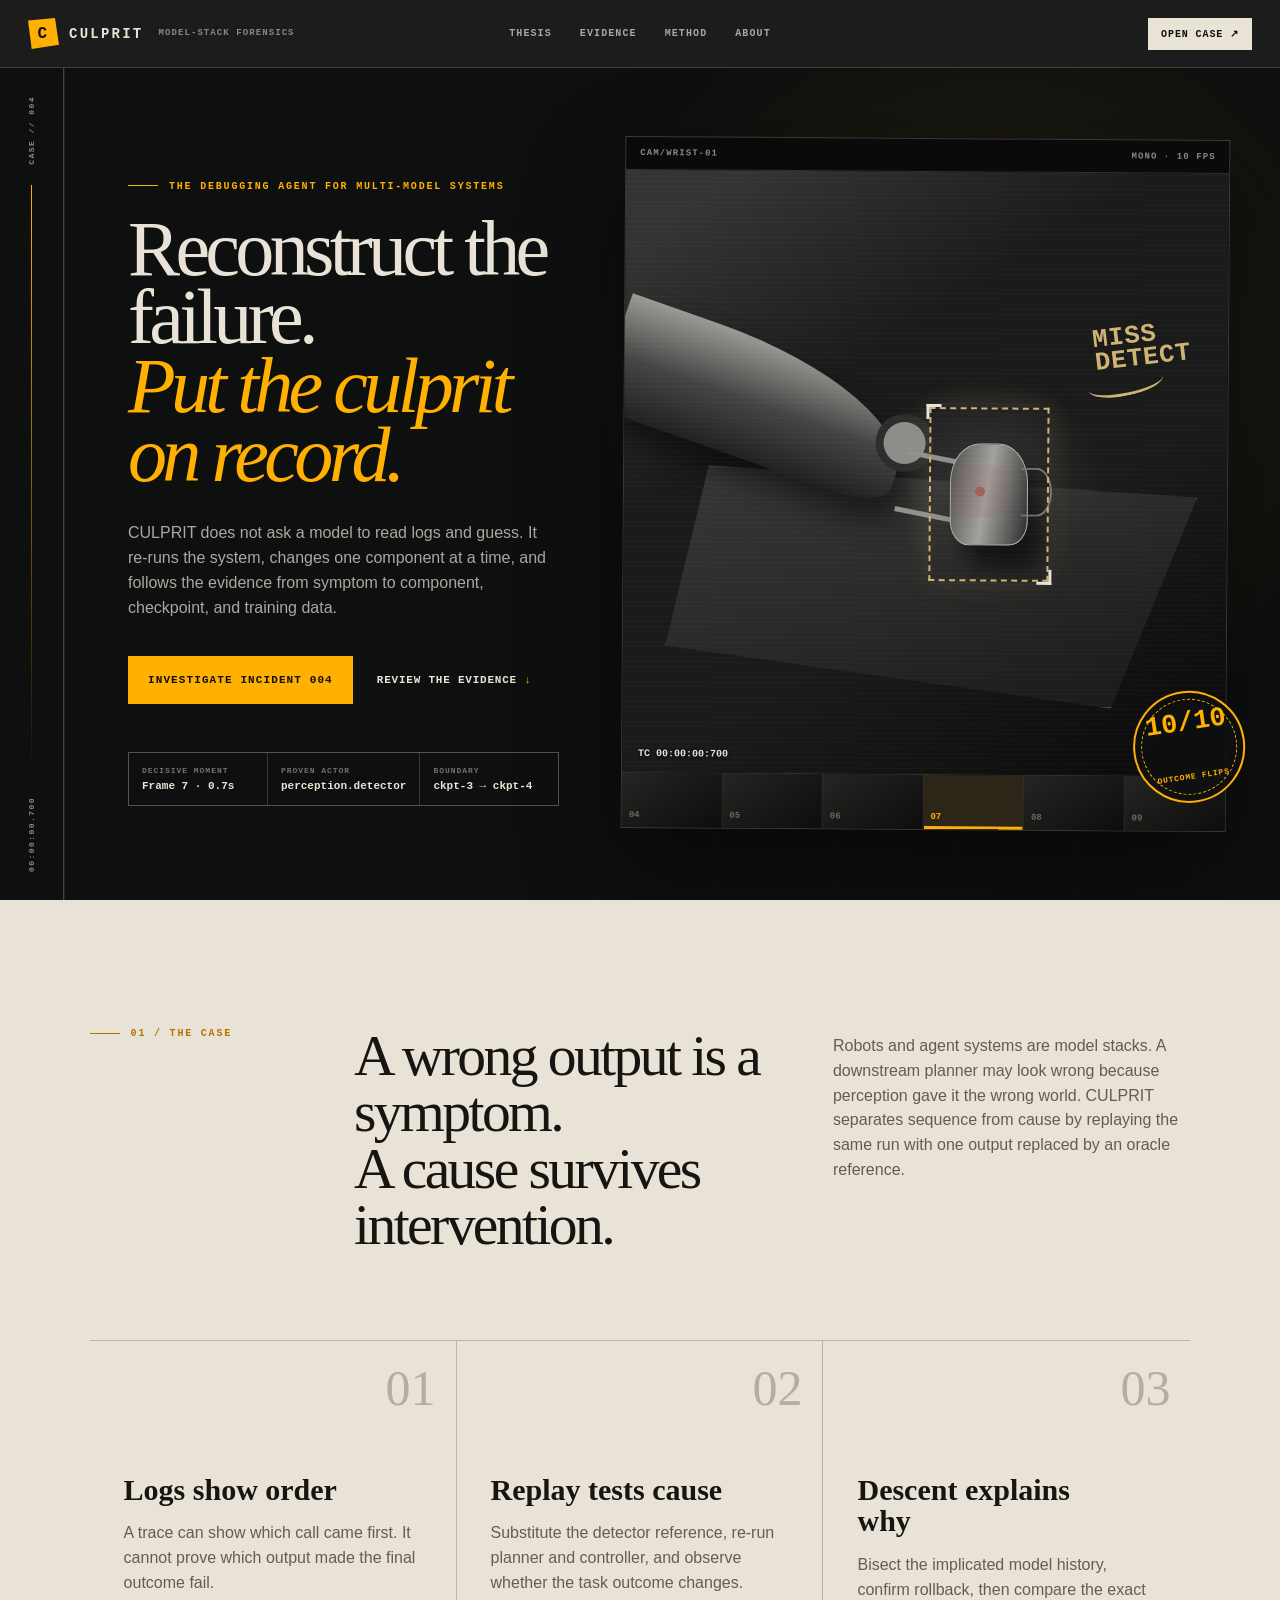
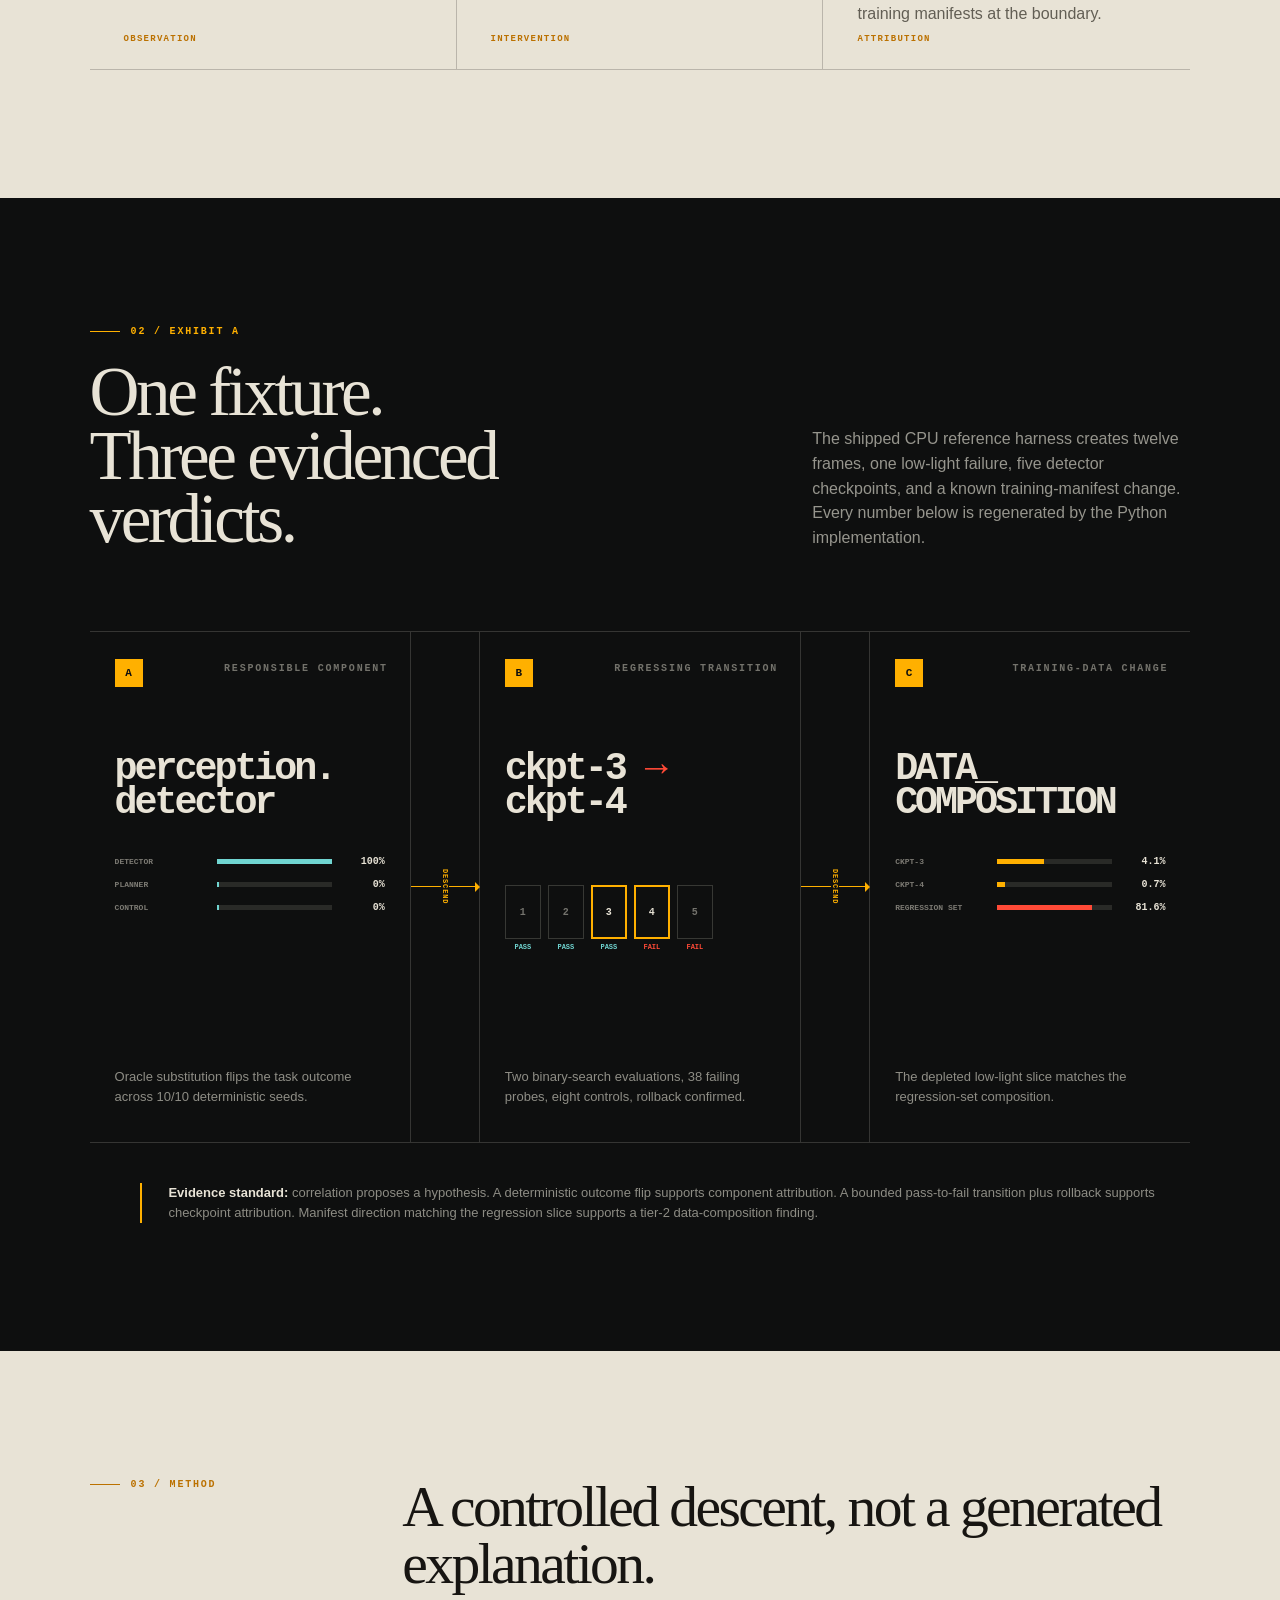
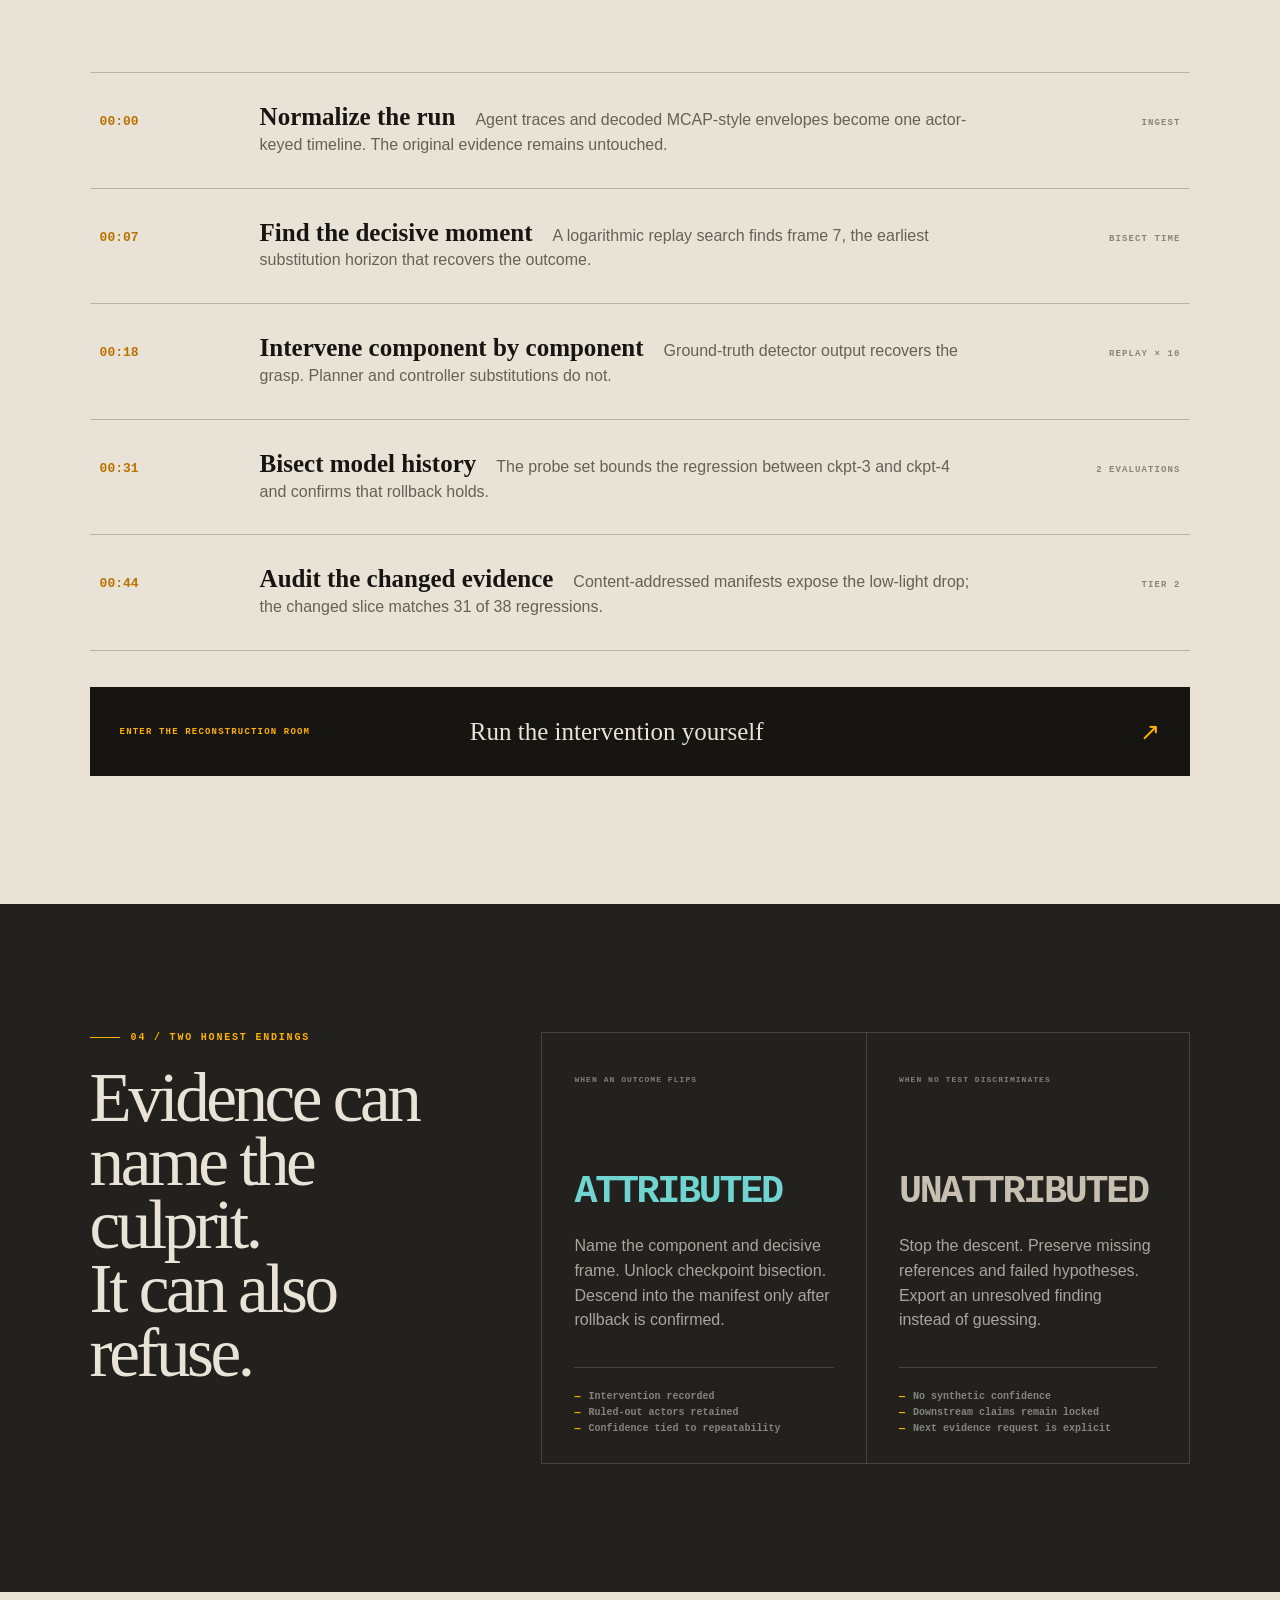
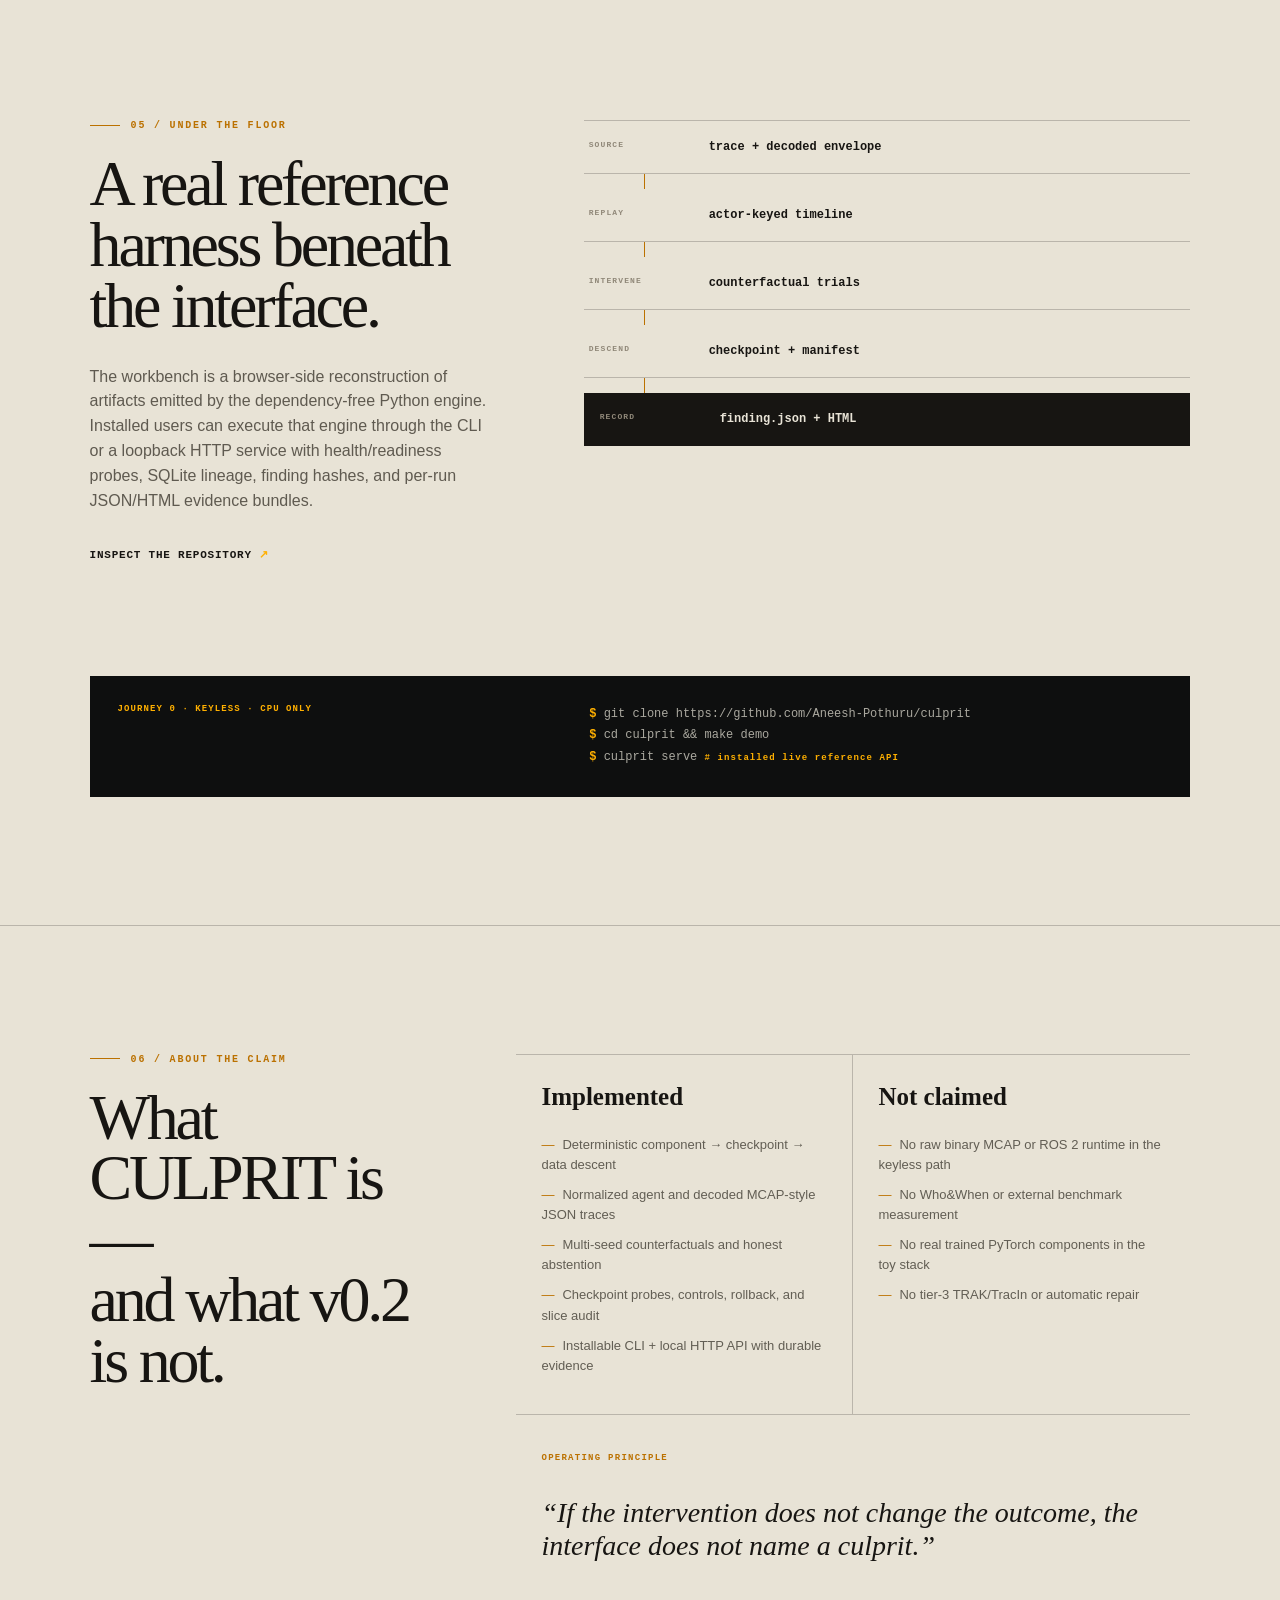
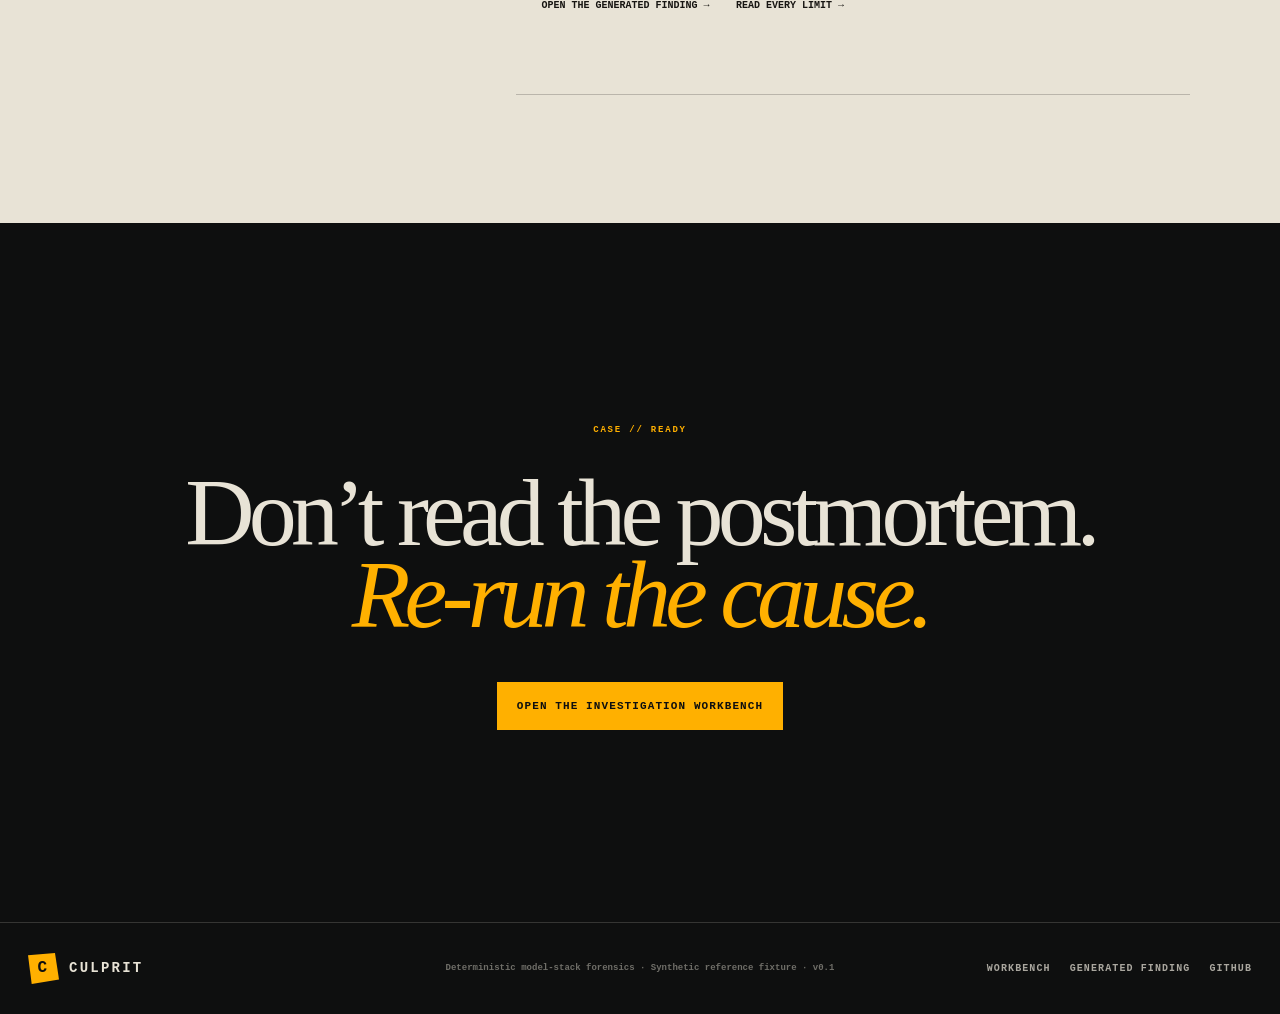
<file: docs/index.html>
<!doctype html>
<html lang="en">
<head>
  <meta charset="utf-8">
  <meta name="viewport" content="width=device-width, initial-scale=1">
  <meta name="description" content="CULPRIT is a deterministic forensic workbench for locating the component, checkpoint, and training-data change behind a multi-model system failure.">
  <meta name="theme-color" content="#11100e">
  <title>CULPRIT — reconstruct the failure</title>
  <link rel="stylesheet" href="site.css">
</head>
<body>
  <a class="skip-link" href="#content">Skip to content</a>
  <header class="site-header">
    <a class="wordmark" href="./" aria-label="CULPRIT home">
      <span class="wordmark-stamp" aria-hidden="true">C</span>
      <span>CULPRIT</span>
      <small>MODEL-STACK FORENSICS</small>
    </a>
    <nav class="site-nav" aria-label="Primary navigation">
      <a href="#thesis">Thesis</a>
      <a href="#evidence">Evidence</a>
      <a href="#mechanism">Method</a>
      <a href="#about">About</a>
    </nav>
    <a class="header-action" href="app/">Open case <span aria-hidden="true">↗</span></a>
  </header>

  <main id="content">
    <section class="hero" aria-labelledby="hero-title">
      <div class="case-spine" aria-hidden="true">
        <span>CASE // 004</span>
        <i></i>
        <span>00:00:00.700</span>
      </div>
      <div class="hero-copy">
        <p class="kicker">The debugging agent for multi-model systems</p>
        <h1 id="hero-title">Reconstruct the failure.<br><em>Put the culprit on record.</em></h1>
        <p class="hero-lede">CULPRIT does not ask a model to read logs and guess. It re-runs the system, changes one component at a time, and follows the evidence from symptom to component, checkpoint, and training data.</p>
        <div class="hero-actions">
          <a class="button button-primary" href="app/">Investigate incident 004</a>
          <a class="text-link" href="#evidence">Review the evidence <span aria-hidden="true">↓</span></a>
        </div>
        <dl class="hero-facts" aria-label="Fixture facts">
          <div><dt>Decisive moment</dt><dd>Frame 7 · 0.7s</dd></div>
          <div><dt>Proven actor</dt><dd>perception.detector</dd></div>
          <div><dt>Boundary</dt><dd>ckpt-3 → ckpt-4</dd></div>
        </dl>
      </div>

      <div class="hero-reconstruction" aria-label="Stylized incident reconstruction">
        <div class="recon-meta">
          <span>CAM/WRIST-01</span>
          <span>MONO · 10 FPS</span>
        </div>
        <div class="recon-field">
          <div class="scanlines" aria-hidden="true"></div>
          <div class="table-plane" aria-hidden="true"></div>
          <div class="robot-arm" aria-hidden="true"><i></i><b></b></div>
          <div class="target-object" aria-hidden="true"></div>
          <div class="reference-box" aria-hidden="true"></div>
          <div class="grease-note" aria-hidden="true">MISS<br>DETECT</div>
          <div class="crosshair" aria-hidden="true"></div>
          <div class="recon-time">TC 00:00:00:700</div>
        </div>
        <div class="filmstrip" aria-label="Frames 4 through 9, anomaly at frame 7">
          <span>04</span><span>05</span><span>06</span><span class="is-fault">07</span><span>08</span><span>09</span>
        </div>
        <div class="evidence-seal" aria-label="Outcome flip proven across ten of ten seeds">
          <strong>10/10</strong>
          <span>OUTCOME FLIPS</span>
        </div>
      </div>
    </section>

    <section class="thesis-section" id="thesis" aria-labelledby="thesis-title">
      <header class="section-intro">
        <p class="folio">01 / THE CASE</p>
        <h2 id="thesis-title">A wrong output is a symptom.<br>A cause survives intervention.</h2>
        <p>Robots and agent systems are model stacks. A downstream planner may look wrong because perception gave it the wrong world. CULPRIT separates sequence from cause by replaying the same run with one output replaced by an oracle reference.</p>
      </header>
      <div class="problem-ledger">
        <article>
          <span class="ledger-no">01</span>
          <h3>Logs show order</h3>
          <p>A trace can show which call came first. It cannot prove which output made the final outcome fail.</p>
          <small>OBSERVATION</small>
        </article>
        <article>
          <span class="ledger-no">02</span>
          <h3>Replay tests cause</h3>
          <p>Substitute the detector reference, re-run planner and controller, and observe whether the task outcome changes.</p>
          <small>INTERVENTION</small>
        </article>
        <article>
          <span class="ledger-no">03</span>
          <h3>Descent explains why</h3>
          <p>Bisect the implicated model history, confirm rollback, then compare the exact training manifests at the boundary.</p>
          <small>ATTRIBUTION</small>
        </article>
      </div>
    </section>

    <section class="evidence-section" id="evidence" aria-labelledby="evidence-title">
      <div class="evidence-header">
        <div>
          <p class="folio folio-light">02 / EXHIBIT A</p>
          <h2 id="evidence-title">One fixture.<br>Three evidenced verdicts.</h2>
        </div>
        <p>The shipped CPU reference harness creates twelve frames, one low-light failure, five detector checkpoints, and a known training-manifest change. Every number below is regenerated by the Python implementation.</p>
      </div>

      <div class="causal-plate">
        <article class="causal-node node-component">
          <div class="node-index">A</div>
          <p class="node-label">Responsible component</p>
          <h3>perception.<br>detector</h3>
          <div class="flip-comparison" aria-label="Counterfactual outcome flip rates">
            <div><span>DETECTOR</span><i style="--value:100%"></i><strong>100%</strong></div>
            <div><span>PLANNER</span><i style="--value:0%"></i><strong>0%</strong></div>
            <div><span>CONTROL</span><i style="--value:0%"></i><strong>0%</strong></div>
          </div>
          <p class="node-proof">Oracle substitution flips the task outcome across 10/10 deterministic seeds.</p>
        </article>
        <div class="causal-link" aria-hidden="true"><span>descend</span></div>
        <article class="causal-node node-checkpoint">
          <div class="node-index">B</div>
          <p class="node-label">Regressing transition</p>
          <h3>ckpt-3 <em>→</em><br>ckpt-4</h3>
          <div class="checkpoint-film" aria-label="Checkpoint pass fail history">
            <span class="pass">1</span><span class="pass">2</span><span class="pass focus">3</span><span class="fail focus">4</span><span class="fail">5</span>
          </div>
          <p class="node-proof">Two binary-search evaluations, 38 failing probes, eight controls, rollback confirmed.</p>
        </article>
        <div class="causal-link" aria-hidden="true"><span>descend</span></div>
        <article class="causal-node node-data">
          <div class="node-index">C</div>
          <p class="node-label">Training-data change</p>
          <h3>DATA_<br>COMPOSITION</h3>
          <div class="slice-comparison" aria-label="Low-light share comparison">
            <div><span>CKPT-3</span><i style="--value:41%"></i><strong>4.1%</strong></div>
            <div><span>CKPT-4</span><i style="--value:7%"></i><strong>0.7%</strong></div>
            <div class="regression"><span>REGRESSION SET</span><i style="--value:82%"></i><strong>81.6%</strong></div>
          </div>
          <p class="node-proof">The depleted low-light slice matches the regression-set composition.</p>
        </article>
      </div>
      <p class="evidence-caption"><strong>Evidence standard:</strong> correlation proposes a hypothesis. A deterministic outcome flip supports component attribution. A bounded pass-to-fail transition plus rollback supports checkpoint attribution. Manifest direction matching the regression slice supports a tier-2 data-composition finding.</p>
    </section>

    <section class="mechanism-section" id="mechanism" aria-labelledby="mechanism-title">
      <header class="section-intro narrow">
        <p class="folio">03 / METHOD</p>
        <h2 id="mechanism-title">A controlled descent, not a generated explanation.</h2>
      </header>
      <ol class="method-timeline">
        <li>
          <time>00:00</time>
          <div><h3>Normalize the run</h3><p>Agent traces and decoded MCAP-style envelopes become one actor-keyed timeline. The original evidence remains untouched.</p></div>
          <span>INGEST</span>
        </li>
        <li>
          <time>00:07</time>
          <div><h3>Find the decisive moment</h3><p>A logarithmic replay search finds frame 7, the earliest substitution horizon that recovers the outcome.</p></div>
          <span>BISECT TIME</span>
        </li>
        <li>
          <time>00:18</time>
          <div><h3>Intervene component by component</h3><p>Ground-truth detector output recovers the grasp. Planner and controller substitutions do not.</p></div>
          <span>REPLAY × 10</span>
        </li>
        <li>
          <time>00:31</time>
          <div><h3>Bisect model history</h3><p>The probe set bounds the regression between ckpt-3 and ckpt-4 and confirms that rollback holds.</p></div>
          <span>2 EVALUATIONS</span>
        </li>
        <li>
          <time>00:44</time>
          <div><h3>Audit the changed evidence</h3><p>Content-addressed manifests expose the low-light drop; the changed slice matches 31 of 38 regressions.</p></div>
          <span>TIER 2</span>
        </li>
      </ol>
      <a class="method-cta" href="app/">
        <span>ENTER THE RECONSTRUCTION ROOM</span>
        <strong>Run the intervention yourself</strong>
        <i aria-hidden="true">↗</i>
      </a>
    </section>

    <section class="paths-section" aria-labelledby="paths-title">
      <header>
        <p class="folio folio-light">04 / TWO HONEST ENDINGS</p>
        <h2 id="paths-title">Evidence can name the culprit.<br>It can also refuse.</h2>
      </header>
      <div class="paths">
        <article class="path-attributed">
          <span>WHEN AN OUTCOME FLIPS</span>
          <h3>ATTRIBUTED</h3>
          <p>Name the component and decisive frame. Unlock checkpoint bisection. Descend into the manifest only after rollback is confirmed.</p>
          <ul>
            <li>Intervention recorded</li>
            <li>Ruled-out actors retained</li>
            <li>Confidence tied to repeatability</li>
          </ul>
        </article>
        <article class="path-unattributed">
          <span>WHEN NO TEST DISCRIMINATES</span>
          <h3>UNATTRIBUTED</h3>
          <p>Stop the descent. Preserve missing references and failed hypotheses. Export an unresolved finding instead of guessing.</p>
          <ul>
            <li>No synthetic confidence</li>
            <li>Downstream claims remain locked</li>
            <li>Next evidence request is explicit</li>
          </ul>
        </article>
      </div>
    </section>

    <section class="architecture-section" aria-labelledby="architecture-title">
      <div class="architecture-copy">
        <p class="folio">05 / UNDER THE FLOOR</p>
        <h2 id="architecture-title">A real reference harness beneath the interface.</h2>
        <p>The workbench is a browser-side reconstruction of artifacts emitted by the dependency-free Python engine. Installed users can execute that engine through the CLI or a loopback HTTP service with health/readiness probes, SQLite lineage, finding hashes, and per-run JSON/HTML evidence bundles.</p>
        <a class="text-link dark-link" href="https://github.com/Aneesh-Pothuru/culprit">Inspect the repository <span aria-hidden="true">↗</span></a>
      </div>
      <div class="architecture-map" role="img" aria-label="Trace flows through replay, component attribution, checkpoint bisection, and data audit to a finding">
        <div class="arch-source"><span>SOURCE</span><strong>trace + decoded envelope</strong></div>
        <i aria-hidden="true"></i>
        <div><span>REPLAY</span><strong>actor-keyed timeline</strong></div>
        <i aria-hidden="true"></i>
        <div><span>INTERVENE</span><strong>counterfactual trials</strong></div>
        <i aria-hidden="true"></i>
        <div><span>DESCEND</span><strong>checkpoint + manifest</strong></div>
        <i aria-hidden="true"></i>
        <div class="arch-output"><span>RECORD</span><strong>finding.json + HTML</strong></div>
      </div>
      <div class="command-block">
        <span>JOURNEY 0 · KEYLESS · CPU ONLY</span>
        <code><b>$</b> git clone https://github.com/Aneesh-Pothuru/culprit<br><b>$</b> cd culprit &amp;&amp; make demo<br><b>$</b> culprit serve <span># installed live reference API</span></code>
      </div>
    </section>

    <section class="about-section" id="about" aria-labelledby="about-title">
      <div class="about-title">
        <p class="folio">06 / ABOUT THE CLAIM</p>
        <h2 id="about-title">What CULPRIT is—<br>and what v0.2 is not.</h2>
      </div>
      <div class="about-grid">
        <article>
          <h3>Implemented</h3>
          <ul>
            <li>Deterministic component → checkpoint → data descent</li>
            <li>Normalized agent and decoded MCAP-style JSON traces</li>
            <li>Multi-seed counterfactuals and honest abstention</li>
            <li>Checkpoint probes, controls, rollback, and slice audit</li>
            <li>Installable CLI + local HTTP API with durable evidence</li>
          </ul>
        </article>
        <article>
          <h3>Not claimed</h3>
          <ul>
            <li>No raw binary MCAP or ROS 2 runtime in the keyless path</li>
            <li>No Who&amp;When or external benchmark measurement</li>
            <li>No real trained PyTorch components in the toy stack</li>
            <li>No tier-3 TRAK/TracIn or automatic repair</li>
          </ul>
        </article>
        <article class="about-principle">
          <span>OPERATING PRINCIPLE</span>
          <blockquote>“If the intervention does not change the outcome, the interface does not name a culprit.”</blockquote>
          <a href="demo/">Open the generated finding →</a>
          <a href="https://github.com/Aneesh-Pothuru/culprit/blob/main/LIMITS.md">Read every limit →</a>
        </article>
      </div>
    </section>

    <section class="closing">
      <span class="closing-code">CASE // READY</span>
      <h2>Don’t read the postmortem.<br><em>Re-run the cause.</em></h2>
      <a class="button button-primary" href="app/">Open the investigation workbench</a>
    </section>
  </main>

  <footer class="site-footer">
    <div class="wordmark">
      <span class="wordmark-stamp" aria-hidden="true">C</span>
      <span>CULPRIT</span>
    </div>
    <p>Deterministic model-stack forensics · Synthetic reference fixture · v0.1</p>
    <nav aria-label="Footer navigation">
      <a href="app/">Workbench</a>
      <a href="demo/">Generated finding</a>
      <a href="https://github.com/Aneesh-Pothuru/culprit">GitHub</a>
    </nav>
  </footer>
</body>
</html>
</file>
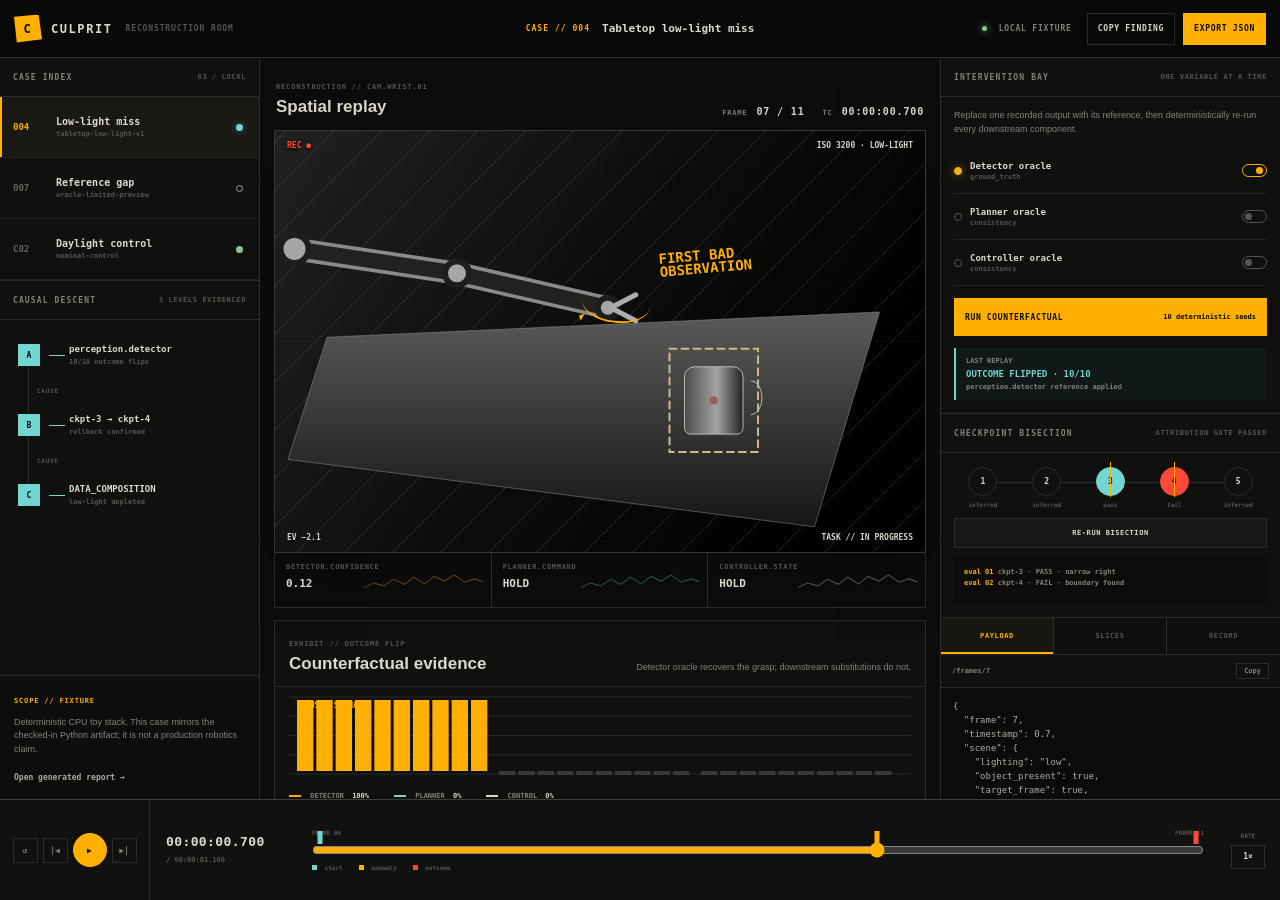
<file: docs/app/index.html>
<!doctype html>
<html lang="en">
<head>
  <meta charset="utf-8">
  <meta name="viewport" content="width=device-width, initial-scale=1">
  <meta name="description" content="Interactive CULPRIT model-stack reconstruction workbench.">
  <meta name="theme-color" content="#0b0c0b">
  <title>Incident 004 · CULPRIT reconstruction room</title>
  <link rel="stylesheet" href="app.css">
</head>
<body>
  <a class="skip-link" href="#workspace">Skip to workbench</a>
  <header class="app-header">
    <a class="brand" href="../" aria-label="Return to CULPRIT briefing">
      <span aria-hidden="true">C</span>
      <strong>CULPRIT</strong>
      <small>RECONSTRUCTION ROOM</small>
    </a>
    <div class="case-title">
      <span id="caseId">CASE // 004</span>
      <strong id="caseTitle">Tabletop low-light miss</strong>
    </div>
    <div class="header-status">
      <span class="source-state"><i></i> LOCAL FIXTURE</span>
      <button class="quiet-button" id="copyFinding" type="button">Copy finding</button>
      <button class="export-button" id="exportFinding" type="button">Export JSON</button>
    </div>
  </header>

  <main class="workspace" id="workspace">
    <aside class="case-rail" aria-label="Case library and causal evidence">
      <div class="rail-heading">
        <span>CASE INDEX</span>
        <strong>03 / LOCAL</strong>
      </div>
      <div class="case-list" id="caseList">
        <button class="case-item is-active" type="button" data-case="incident-004">
          <span class="case-number">004</span>
          <span><strong>Low-light miss</strong><small>tabletop-low-light-v1</small></span>
          <i class="status-mark attributed" aria-label="Attributed"></i>
        </button>
        <button class="case-item" type="button" data-case="incident-007">
          <span class="case-number">007</span>
          <span><strong>Reference gap</strong><small>oracle-limited-preview</small></span>
          <i class="status-mark unresolved" aria-label="Unattributed"></i>
        </button>
        <button class="case-item" type="button" data-case="control-002">
          <span class="case-number">C02</span>
          <span><strong>Daylight control</strong><small>nominal-control</small></span>
          <i class="status-mark nominal" aria-label="Nominal"></i>
        </button>
      </div>

      <section class="evidence-tree-panel" aria-labelledby="treeTitle">
        <div class="panel-title">
          <span id="treeTitle">CAUSAL DESCENT</span>
          <small id="treeStatus">3 LEVELS EVIDENCED</small>
        </div>
        <div class="evidence-tree" id="evidenceTree">
          <button type="button" class="tree-node is-proven" data-inspect="component">
            <span>A</span>
            <i></i>
            <strong>perception.detector</strong>
            <small>10/10 outcome flips</small>
          </button>
          <div class="tree-connector"><i></i><span>CAUSE</span></div>
          <button type="button" class="tree-node is-proven" data-inspect="checkpoint">
            <span>B</span>
            <i></i>
            <strong>ckpt-3 → ckpt-4</strong>
            <small>rollback confirmed</small>
          </button>
          <div class="tree-connector"><i></i><span>CAUSE</span></div>
          <button type="button" class="tree-node is-proven" data-inspect="slices">
            <span>C</span>
            <i></i>
            <strong>DATA_COMPOSITION</strong>
            <small>low-light depleted</small>
          </button>
        </div>
      </section>

      <div class="scope-note">
        <span>SCOPE // FIXTURE</span>
        <p id="scopeText">Deterministic CPU toy stack. This case mirrors the checked-in Python artifact; it is not a production robotics claim.</p>
        <a href="../demo/">Open generated report →</a>
      </div>
    </aside>

    <section class="reconstruction" aria-labelledby="reconstructionTitle">
      <header class="view-header">
        <div>
          <span>RECONSTRUCTION // CAM.WRIST.01</span>
          <h1 id="reconstructionTitle">Spatial replay</h1>
        </div>
        <div class="view-readout">
          <span>FRAME <strong id="frameReadout">07 / 11</strong></span>
          <span>TC <strong id="timecodeReadout">00:00:00.700</strong></span>
        </div>
      </header>

      <div class="scene-frame" id="sceneFrame">
        <canvas id="sceneCanvas" aria-label="Monochrome tabletop reconstruction synchronized to the current frame"></canvas>
        <div class="scene-grid" aria-hidden="true"></div>
        <div class="scene-hud hud-top">
          <span>REC ●</span>
          <span>ISO 3200 · LOW-LIGHT</span>
        </div>
        <div class="scene-hud hud-bottom">
          <span id="sceneExposure">EV −2.1</span>
          <span id="sceneOutcome">TASK // FAILED</span>
        </div>
        <div class="grease-annotation" id="greaseAnnotation" aria-hidden="true">
          <span>FIRST BAD<br>OBSERVATION</span>
          <i></i>
        </div>
        <p class="sr-only" id="sceneDescription" aria-live="polite">Frame 7: target present in low light. Detector says false while reference says true. Planner and controller hold.</p>
      </div>

      <div class="signal-strip" aria-label="Synchronized component signals">
        <div>
          <span>DETECTOR.CONFIDENCE</span>
          <strong id="detectorConfidence">0.12</strong>
          <i class="signal-line detector-line" id="detectorLine"></i>
        </div>
        <div>
          <span>PLANNER.COMMAND</span>
          <strong id="plannerCommand">HOLD</strong>
          <i class="signal-line planner-line" id="plannerLine"></i>
        </div>
        <div>
          <span>CONTROLLER.STATE</span>
          <strong id="controllerState">HOLD</strong>
          <i class="signal-line control-line" id="controlLine"></i>
        </div>
      </div>

      <section class="outcome-panel" aria-labelledby="outcomeTitle">
        <header>
          <div><span>EXHIBIT // OUTCOME FLIP</span><h2 id="outcomeTitle">Counterfactual evidence</h2></div>
          <p id="outcomeSummary">Detector oracle recovers the grasp; downstream substitutions do not.</p>
        </header>
        <canvas id="outcomeGraph" aria-label="Outcome flip rate by component: detector 100 percent, planner 0 percent, controller 0 percent"></canvas>
        <div class="graph-legend" id="graphLegend">
          <span><i class="detector-key"></i> DETECTOR <strong>100%</strong></span>
          <span><i class="planner-key"></i> PLANNER <strong>0%</strong></span>
          <span><i class="control-key"></i> CONTROL <strong>0%</strong></span>
        </div>
      </section>
    </section>

    <aside class="analysis-rail" aria-label="Intervention and evidence inspector">
      <section class="intervention-panel">
        <div class="panel-title">
          <span>INTERVENTION BAY</span>
          <small>ONE VARIABLE AT A TIME</small>
        </div>
        <p>Replace one recorded output with its reference, then deterministically re-run every downstream component.</p>
        <div class="component-toggles" id="componentToggles">
          <button type="button" data-component="perception.detector" aria-pressed="true">
            <span><i></i><strong>Detector oracle</strong><small>ground_truth</small></span>
            <b></b>
          </button>
          <button type="button" data-component="planning.planner" aria-pressed="false">
            <span><i></i><strong>Planner oracle</strong><small>consistency</small></span>
            <b></b>
          </button>
          <button type="button" data-component="control.controller" aria-pressed="false">
            <span><i></i><strong>Controller oracle</strong><small>consistency</small></span>
            <b></b>
          </button>
        </div>
        <button class="run-button" id="runReplay" type="button">
          <span>Run counterfactual</span>
          <small id="runHint">10 deterministic seeds</small>
        </button>
        <div class="replay-result" id="replayResult" aria-live="polite">
          <span>LAST REPLAY</span>
          <strong>OUTCOME FLIPPED · 10/10</strong>
          <small>perception.detector reference applied</small>
        </div>
      </section>

      <section class="bisection-panel" aria-labelledby="bisectionTitle">
        <div class="panel-title">
          <span id="bisectionTitle">CHECKPOINT BISECTION</span>
          <small id="bisectionGate">ATTRIBUTION GATE PASSED</small>
        </div>
        <div class="checkpoint-track" id="checkpointTrack" aria-label="Five checkpoints; checkpoint 3 passes and checkpoint 4 fails">
          <button type="button" data-checkpoint="ckpt-1"><span>1</span><small>inferred</small></button>
          <button type="button" data-checkpoint="ckpt-2"><span>2</span><small>inferred</small></button>
          <button type="button" class="boundary pass" data-checkpoint="ckpt-3"><span>3</span><small>pass</small></button>
          <button type="button" class="boundary fail" data-checkpoint="ckpt-4"><span>4</span><small>fail</small></button>
          <button type="button" data-checkpoint="ckpt-5"><span>5</span><small>inferred</small></button>
        </div>
        <button class="bisect-button" id="runBisection" type="button">Re-run bisection</button>
        <div class="bisect-log" id="bisectLog" aria-live="polite">
          <span><b>eval 01</b> ckpt-3 · PASS · narrow right</span>
          <span><b>eval 02</b> ckpt-4 · FAIL · boundary found</span>
        </div>
      </section>

      <section class="inspector-panel">
        <div class="inspector-tabs" role="tablist" aria-label="Evidence inspector">
          <button role="tab" type="button" id="tab-payload" aria-selected="true" aria-controls="panel-payload" data-tab="payload" tabindex="0">Payload</button>
          <button role="tab" type="button" id="tab-slices" aria-selected="false" aria-controls="panel-slices" data-tab="slices" tabindex="-1">Slices</button>
          <button role="tab" type="button" id="tab-record" aria-selected="false" aria-controls="panel-record" data-tab="record" tabindex="-1">Record</button>
        </div>

        <div class="tab-panel" id="panel-payload" role="tabpanel" aria-labelledby="tab-payload">
          <div class="payload-heading">
            <span id="payloadPath">/frames/7/perception.detector</span>
            <button type="button" id="copyPayload">Copy</button>
          </div>
          <pre id="payloadInspector"><code>{
  "frame": 7,
  "timestamp": 0.7,
  "scene": {
    "lighting": "low",
    "object_present": true
  },
  "output": false,
  "reference": true
}</code></pre>
        </div>

        <div class="tab-panel" id="panel-slices" role="tabpanel" aria-labelledby="tab-slices" hidden>
          <div class="slice-audit" id="sliceAudit">
            <div>
              <span>CKPT-3 · LOW LIGHT</span>
              <i><b style="--slice:41%"></b></i>
              <strong>4.1%</strong>
            </div>
            <div>
              <span>CKPT-4 · LOW LIGHT</span>
              <i><b style="--slice:7%"></b></i>
              <strong>0.7%</strong>
            </div>
            <div class="regression-slice">
              <span>REGRESSION SET · LOW LIGHT</span>
              <i><b style="--slice:81.6%"></b></i>
              <strong>81.6%</strong>
            </div>
            <dl>
              <div><dt>Previous manifest</dt><dd>sha256:e8e05256…</dd></div>
              <div><dt>Current manifest</dt><dd>sha256:4aab2c15…</dd></div>
              <div><dt>Config hash</dt><dd>unchanged</dd></div>
              <div><dt>Tier-3 TDA</dt><dd>not available</dd></div>
            </dl>
          </div>
        </div>

        <div class="tab-panel" id="panel-record" role="tabpanel" aria-labelledby="tab-record" hidden>
          <dl class="record-list" id="recordList">
            <div><dt>Finding schema</dt><dd>culprit-finding-v1</dd></div>
            <div><dt>Determinism</dt><dd>1.00</dd></div>
            <div><dt>Decisive step</dt><dd>frame 7 · 0.7s</dd></div>
            <div><dt>Probe set</dt><dd>46 probes · 8 controls</dd></div>
            <div><dt>Cause class</dt><dd>DATA_COMPOSITION</dd></div>
          </dl>
          <p class="record-limit">This Pages workbench replays embedded deterministic data. No external agent, robot, model, or Python service is running here. Install the package and use <code>culprit investigate</code> or <code>culprit serve</code> to execute and persist the reference engine.</p>
        </div>
      </section>
    </aside>

    <section class="timecode-dock" aria-label="Replay controls and synchronized timeline">
      <div class="transport">
        <button type="button" id="resetPlayback" aria-label="Reset replay">↺</button>
        <button type="button" id="previousFrame" aria-label="Previous frame">|◀</button>
        <button class="play-button" type="button" id="togglePlayback" aria-label="Play replay" aria-pressed="false">▶</button>
        <button type="button" id="nextFrame" aria-label="Next frame">▶|</button>
      </div>
      <div class="timecode">
        <span id="dockTimecode">00:00:00.700</span>
        <small>/ 00:00:01.100</small>
      </div>
      <div class="timeline">
        <div class="timeline-labels"><span>FRAME 00</span><span>FRAME 11</span></div>
        <div class="event-markers" id="eventMarkers" aria-hidden="true">
          <i class="event ingest" style="--position:0%"></i>
          <i class="event warning" style="--position:63.64%"></i>
          <i class="event outcome" style="--position:100%"></i>
        </div>
        <input id="timelineScrubber" type="range" min="0" max="11" value="7" step="1" aria-label="Current replay frame">
        <div class="timeline-key">
          <span><i class="ingest"></i> start</span>
          <span><i class="warning"></i> anomaly</span>
          <span><i class="outcome"></i> outcome</span>
        </div>
      </div>
      <div class="playback-rate">
        <span>RATE</span>
        <button type="button" id="playbackRate">1×</button>
      </div>
    </section>
  </main>

  <div class="toast" id="toast" role="status" aria-live="polite"></div>
  <script src="app.js"></script>
</body>
</html>
</file>
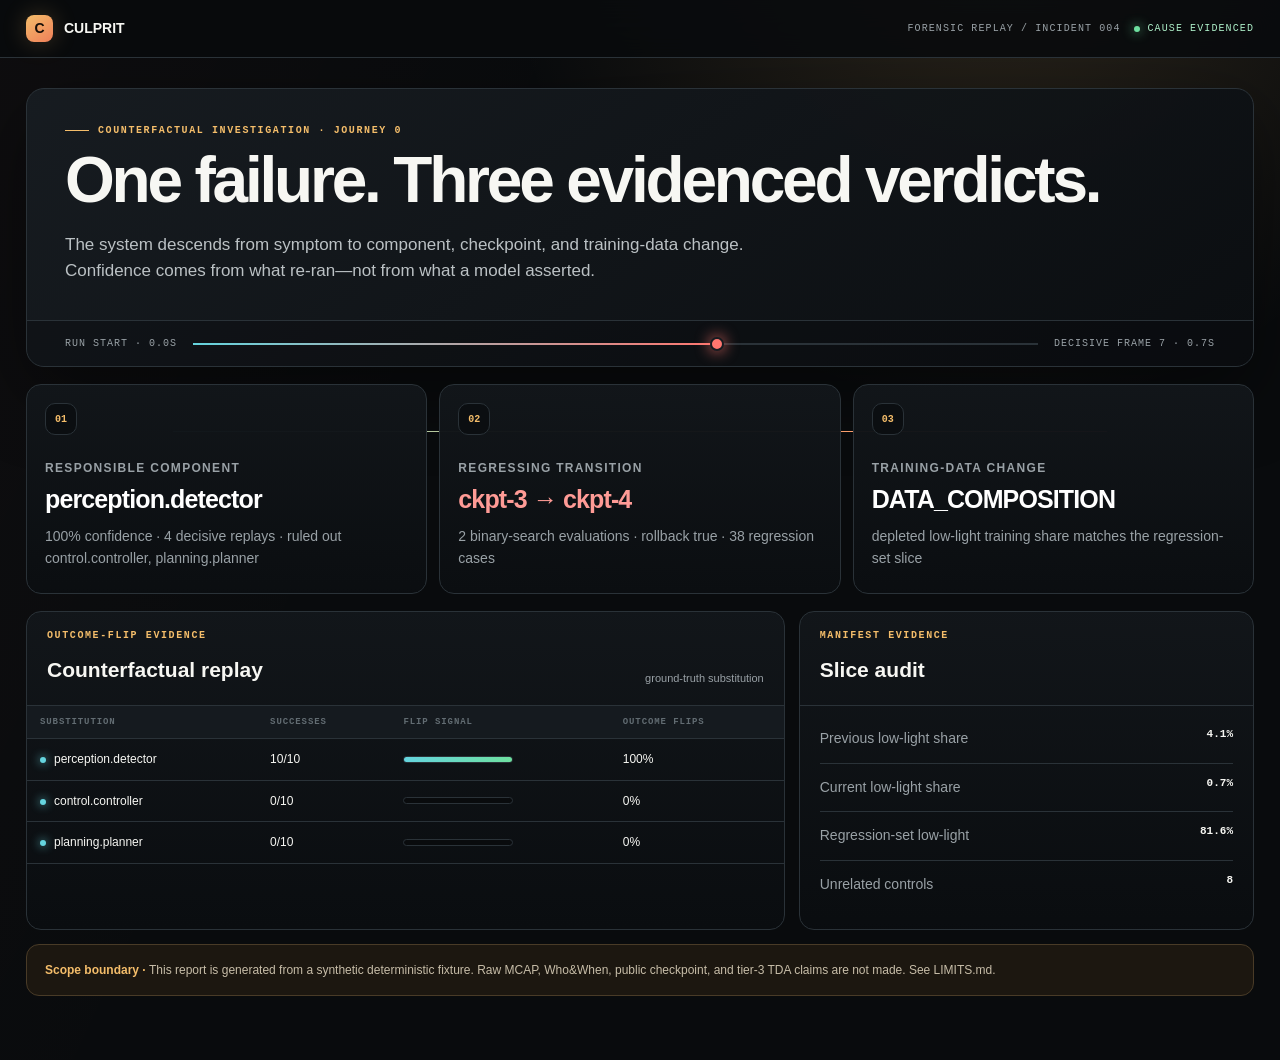
<file: docs/demo/index.html>
<!doctype html>
<html lang="en"><head><meta charset="utf-8">
<meta name="viewport" content="width=device-width,initial-scale=1">
<title>CULPRIT — three-stage finding</title>
<style>
:root{--bg:#090b0d;--panel:#111519;--panel-2:#171c21;--line:#2a3238;
--text:#f7f7f3;--muted:#99a1a6;--faint:#626c72;--amber:#f4bd6a;--red:#ff766f;
--cyan:#65d4de;--green:#6ee0a0;--shadow:0 26px 76px rgba(0,0,0,.44)}
*{box-sizing:border-box}html{scroll-behavior:smooth}body{margin:0;color:var(--text);
background:radial-gradient(circle at 78% -8%,rgba(244,189,106,.15),transparent 31rem),
linear-gradient(115deg,rgba(255,118,111,.025),transparent 35%),var(--bg);
font:14px/1.55 Inter,ui-sans-serif,-apple-system,BlinkMacSystemFont,"Segoe UI",sans-serif}
.topbar{height:58px;padding:0 26px;display:flex;align-items:center;justify-content:space-between;
border-bottom:1px solid var(--line);position:sticky;top:0;z-index:10;background:rgba(9,11,13,.88);
backdrop-filter:blur(16px)}.brand{display:flex;align-items:center;gap:11px;font-weight:780}
.brand-mark{width:27px;height:27px;border-radius:8px;display:grid;place-items:center;
background:linear-gradient(145deg,var(--amber),#ef7f59);color:#160e08;
box-shadow:0 0 24px rgba(244,189,106,.24)}.topmeta{display:flex;align-items:center;gap:14px;
color:var(--muted);font:10px ui-monospace,monospace;text-transform:uppercase;letter-spacing:.11em}
.proven{display:flex;gap:7px;align-items:center;color:#aef0c9}.proven:before{content:"";
width:6px;height:6px;border-radius:50%;background:var(--green);box-shadow:0 0 12px var(--green)}
main{max-width:1320px;margin:auto;padding:30px 26px 64px}.hero{border:1px solid var(--line);
border-radius:18px;background:linear-gradient(145deg,rgba(23,28,33,.98),rgba(11,14,17,.98));
box-shadow:var(--shadow);overflow:hidden}.hero-copy{padding:36px 38px}.eyebrow,.section-label{
margin:0 0 13px;color:var(--amber);font:750 10px ui-monospace,monospace;text-transform:uppercase;
letter-spacing:.16em}.eyebrow:before{content:"";display:inline-block;width:24px;height:1px;
background:currentColor;vertical-align:middle;margin-right:9px}h1{font-size:clamp(38px,5vw,66px);
line-height:.98;letter-spacing:-.05em;margin:0}.lede{font-size:17px;color:#bbc1c4;
max-width:760px;margin:20px 0 0}.moment{display:grid;grid-template-columns:auto minmax(0,1fr) auto;
gap:16px;align-items:center;border-top:1px solid var(--line);padding:17px 38px;
background:rgba(7,9,11,.3)}.moment span{color:var(--muted);font:10px ui-monospace,monospace;
text-transform:uppercase;letter-spacing:.1em}.time-track{height:2px;background:var(--line);
position:relative}.time-track:before{content:"";position:absolute;left:0;top:0;width:62%;height:100%;
background:linear-gradient(90deg,var(--cyan),var(--red))}.time-track:after{content:"";
position:absolute;left:62%;top:50%;width:10px;height:10px;border:2px solid #161b20;border-radius:50%;
background:var(--red);transform:translate(-50%,-50%);box-shadow:0 0 15px var(--red)}
.descent{display:grid;grid-template-columns:repeat(3,minmax(0,1fr));gap:12px;margin:17px 0;
position:relative}.descent:before{content:"";position:absolute;left:12%;right:12%;top:47px;
height:1px;background:linear-gradient(90deg,var(--cyan),var(--amber),var(--red));z-index:0}
.stage{position:relative;z-index:1;border:1px solid var(--line);border-radius:15px;
background:linear-gradient(180deg,rgba(18,22,26,.98),rgba(11,14,17,.98));padding:18px;
min-height:210px}.stage-index{width:32px;height:32px;border:1px solid var(--line);border-radius:10px;
display:grid;place-items:center;background:#0b0e11;color:var(--amber);font:750 10px
ui-monospace,monospace}.stage h2{font-size:12px;text-transform:uppercase;letter-spacing:.11em;
color:var(--muted);margin:24px 0 8px}.verdict{font-size:25px;line-height:1.05;font-weight:780;
letter-spacing:-.035em;margin:0;color:#fff}.verdict.red{color:#ff9b96}.stage p:last-child{
color:var(--muted);margin-bottom:0}.workspace{display:grid;grid-template-columns:minmax(0,1.25fr)
minmax(300px,.75fr);gap:14px}.panel{border:1px solid var(--line);border-radius:15px;
background:linear-gradient(180deg,rgba(18,22,26,.98),rgba(10,13,16,.98));overflow:hidden}
.panel-head{padding:18px 20px;border-bottom:1px solid var(--line);display:flex;align-items:end;
justify-content:space-between;gap:16px}.panel-head h2{margin:0;font-size:21px}.panel-head span{
color:var(--muted);font-size:11px}.scroll{overflow:auto}table{border-collapse:collapse;width:100%;
font-size:12px}th,td{text-align:left;padding:11px 13px;border-bottom:1px solid var(--line)}
th{color:var(--faint);font:700 9px ui-monospace,monospace;text-transform:uppercase;
letter-spacing:.1em;background:#151a1f}.actor-dot{display:inline-block;width:6px;height:6px;
border-radius:50%;background:var(--cyan);box-shadow:0 0 10px var(--cyan);margin-right:8px}
.mini-track{width:110px;height:7px;background:#090b0d;border:1px solid var(--line);
border-radius:99px;overflow:hidden}.mini-track i{display:block;height:100%;background:linear-gradient(
90deg,var(--cyan),var(--green))}.evidence-list{padding:9px 20px 20px}.evidence-row{display:grid;
grid-template-columns:1fr auto;gap:18px;padding:13px 0;border-bottom:1px solid var(--line)}
.evidence-row:last-child{border-bottom:0}.evidence-row span{color:var(--muted)}
.evidence-row strong{font:750 11px ui-monospace,monospace}.scope{margin-top:14px;
border:1px solid #493b27;border-radius:13px;background:#1c1710;padding:16px 18px;color:#c7bda8;
font-size:12px}.scope strong{color:var(--amber)}@media(max-width:900px){.descent,
.workspace{grid-template-columns:1fr}.descent:before{display:none}}@media(max-width:650px){
.topbar{padding:0 14px}.topmeta>span:first-child{display:none}main{padding:18px 14px 42px}
.hero-copy{padding:24px 20px}.moment{padding:16px 20px;grid-template-columns:1fr}
.time-track{order:3}}
</style></head><body><header class="topbar"><div class="brand"><span class="brand-mark">C</span>
CULPRIT</div><div class="topmeta"><span>forensic replay / incident 004</span>
<span class="proven">cause evidenced</span></div></header><main>
<section class="hero"><div class="hero-copy"><p class="eyebrow">Counterfactual investigation · Journey 0</p>
<h1>One failure. Three evidenced verdicts.</h1><p class="lede">The system descends
from symptom to component, checkpoint, and training-data change. Confidence comes
from what re-ran—not from what a model asserted.</p></div><div class="moment">
<span>run start · 0.0s</span><div class="time-track" aria-label="Decisive moment on replay timeline"></div>
<span>decisive frame 7 · 0.7s</span></div></section>
<section class="descent" aria-label="Causal descent">
<article class="stage"><span class="stage-index">01</span><h2>Responsible component</h2>
<p class="verdict">perception.detector</p>
<p>100% confidence · 4 decisive replays ·
ruled out control.controller, planning.planner</p></article>
<article class="stage"><span class="stage-index">02</span><h2>Regressing transition</h2>
<p class="verdict red">ckpt-3 → ckpt-4</p>
<p>2 binary-search evaluations · rollback
true · 38 regression cases</p></article>
<article class="stage"><span class="stage-index">03</span><h2>Training-data change</h2>
<p class="verdict">DATA_COMPOSITION</p><p>depleted low-light training share matches the regression-set slice</p></article>
</section><section class="workspace"><article class="panel"><div class="panel-head"><div>
<p class="section-label">Outcome-flip evidence</p><h2>Counterfactual replay</h2></div>
<span>ground-truth substitution</span></div><div class="scroll"><table>
<thead><tr><th>Substitution</th><th>Successes</th><th>Flip signal</th><th>Outcome flips</th></tr>
</thead><tbody><tr><td><span class='actor-dot'></span>perception.detector</td><td>10/10</td><td><div class='mini-track'><i style='width:100%'></i></div></td><td>100%</td></tr>
<tr><td><span class='actor-dot'></span>control.controller</td><td>0/10</td><td><div class='mini-track'><i style='width:0%'></i></div></td><td>0%</td></tr>
<tr><td><span class='actor-dot'></span>planning.planner</td><td>0/10</td><td><div class='mini-track'><i style='width:0%'></i></div></td><td>0%</td></tr></tbody></table></div></article><aside class="panel">
<div class="panel-head"><div><p class="section-label">Manifest evidence</p>
<h2>Slice audit</h2></div></div><div class="evidence-list">
<div class="evidence-row"><span>Previous low-light share</span>
<strong>4.1%</strong></div>
<div class="evidence-row"><span>Current low-light share</span>
<strong>0.7%</strong></div>
<div class="evidence-row"><span>Regression-set low-light</span>
<strong>81.6%</strong></div>
<div class="evidence-row"><span>Unrelated controls</span>
<strong>8</strong></div></div></aside></section>
<div class="scope"><strong>Scope boundary · </strong>This report is generated
from a synthetic deterministic fixture. Raw MCAP, Who&amp;When, public checkpoint,
and tier-3 TDA claims are not made. See LIMITS.md.</div>
</main>
</body></html>
</file>
<file: docs/site.css>
:root {
  --ink: #171512;
  --paper: #e8e3d6;
  --paper-hi: #f3efe5;
  --paper-dim: #c7c0b0;
  --amber: #ffb000;
  --amber-deep: #bb7100;
  --red: #ff4a37;
  --cyan: #70d5d1;
  --night: #0e0f0f;
  --night-2: #161715;
  --line: rgba(23, 21, 18, .22);
  --line-light: rgba(232, 227, 214, .18);
  --mono: "SFMono-Regular", "Roboto Mono", "Cascadia Code", Menlo, Consolas, monospace;
  --sans: Inter, ui-sans-serif, -apple-system, BlinkMacSystemFont, "Segoe UI", sans-serif;
  --serif: Iowan Old Style, "Palatino Linotype", Palatino, "Times New Roman", serif;
}

* { box-sizing: border-box; }
html { scroll-behavior: smooth; }
body {
  margin: 0;
  color: var(--ink);
  background: var(--paper);
  font-family: var(--sans);
  font-size: 16px;
  line-height: 1.55;
  text-rendering: optimizeLegibility;
}
a { color: inherit; }
button, input { font: inherit; }
:focus-visible { outline: 3px solid var(--cyan); outline-offset: 4px; }
.skip-link {
  position: fixed;
  left: 16px;
  top: -80px;
  z-index: 100;
  padding: 12px 16px;
  background: var(--paper-hi);
  color: var(--ink);
  font: 700 12px var(--mono);
}
.skip-link:focus { top: 16px; }

.site-header {
  position: sticky;
  top: 0;
  z-index: 50;
  display: grid;
  grid-template-columns: minmax(230px, 1fr) auto minmax(230px, 1fr);
  align-items: center;
  min-height: 68px;
  padding: 0 28px;
  color: var(--paper);
  background: rgba(14, 15, 15, .94);
  border-bottom: 1px solid var(--line-light);
  backdrop-filter: blur(14px);
}
.wordmark {
  display: flex;
  align-items: center;
  gap: 10px;
  text-decoration: none;
  font: 800 14px/1 var(--mono);
  letter-spacing: .16em;
}
.wordmark-stamp {
  display: grid;
  place-items: center;
  width: 31px;
  height: 31px;
  color: var(--night);
  background: var(--amber);
  clip-path: polygon(0 8%, 87% 0, 100% 86%, 12% 100%);
  font-size: 16px;
}
.wordmark small {
  margin-left: 5px;
  color: #89877f;
  font-size: 9px;
  font-weight: 600;
  letter-spacing: .12em;
}
.site-nav { display: flex; gap: 28px; }
.site-nav a, .site-footer nav a {
  color: #aaa79f;
  font: 650 10px var(--mono);
  letter-spacing: .11em;
  text-decoration: none;
  text-transform: uppercase;
}
.site-nav a:hover, .site-footer nav a:hover { color: var(--paper); }
.header-action {
  justify-self: end;
  padding: 10px 13px;
  color: var(--night);
  background: var(--paper);
  font: 800 10px var(--mono);
  letter-spacing: .09em;
  text-decoration: none;
  text-transform: uppercase;
}

.hero {
  position: relative;
  display: grid;
  grid-template-columns: 64px minmax(380px, .92fr) minmax(480px, 1.08fr);
  min-height: calc(100vh - 68px);
  color: var(--paper);
  background:
    linear-gradient(90deg, transparent 63px, rgba(255, 176, 0, .22) 64px, transparent 65px),
    radial-gradient(circle at 78% 35%, rgba(255, 176, 0, .09), transparent 36%),
    var(--night);
  overflow: hidden;
}
.hero::after {
  content: "";
  position: absolute;
  inset: 0;
  pointer-events: none;
  opacity: .28;
  background-image: repeating-linear-gradient(90deg, transparent 0 119px, rgba(232, 227, 214, .055) 120px);
}
.case-spine {
  position: relative;
  z-index: 2;
  display: flex;
  flex-direction: column;
  align-items: center;
  justify-content: space-between;
  padding: 28px 0;
  border-right: 1px solid var(--line-light);
}
.case-spine span {
  color: #8e8c84;
  font: 600 8px var(--mono);
  letter-spacing: .18em;
  text-transform: uppercase;
  writing-mode: vertical-rl;
  transform: rotate(180deg);
}
.case-spine i { width: 1px; flex: 1; margin: 20px 0; background: linear-gradient(var(--amber), transparent); }
.hero-copy {
  position: relative;
  z-index: 3;
  display: flex;
  flex-direction: column;
  justify-content: center;
  padding: 9vh clamp(34px, 5vw, 82px) 7vh;
}
.kicker, .folio, .node-label {
  margin: 0 0 23px;
  color: var(--amber-deep);
  font: 750 10px var(--mono);
  letter-spacing: .18em;
  text-transform: uppercase;
}
.kicker { color: var(--amber); }
.kicker::before, .folio::before {
  content: "";
  display: inline-block;
  width: 30px;
  height: 1px;
  margin-right: 11px;
  background: currentColor;
  vertical-align: middle;
}
.hero h1 {
  max-width: 780px;
  margin: 0;
  font: 500 clamp(52px, 6.1vw, 104px)/.88 var(--serif);
  letter-spacing: -.06em;
}
.hero h1 em, .closing h2 em {
  color: var(--amber);
  font-weight: 400;
}
.hero-lede {
  max-width: 650px;
  margin: 32px 0 0;
  color: #aaa99f;
  font-size: clamp(16px, 1.25vw, 20px);
}
.hero-actions { display: flex; align-items: center; gap: 24px; margin-top: 35px; }
.button {
  display: inline-flex;
  align-items: center;
  justify-content: center;
  min-height: 48px;
  padding: 0 20px;
  font: 850 11px var(--mono);
  letter-spacing: .1em;
  text-decoration: none;
  text-transform: uppercase;
}
.button-primary { color: var(--night); background: var(--amber); }
.button-primary:hover { background: #ffc13f; }
.text-link {
  color: var(--paper);
  font: 700 11px var(--mono);
  letter-spacing: .07em;
  text-decoration: none;
  text-transform: uppercase;
}
.text-link span { color: var(--amber); }
.hero-facts {
  display: grid;
  grid-template-columns: repeat(3, 1fr);
  gap: 1px;
  margin: 48px 0 0;
  border: 1px solid var(--line-light);
  background: var(--line-light);
}
.hero-facts div { padding: 13px; background: var(--night); }
.hero-facts dt { color: #73736d; font: 650 8px var(--mono); letter-spacing: .12em; text-transform: uppercase; }
.hero-facts dd { margin: 5px 0 0; color: var(--paper); font: 700 11px var(--mono); }

.hero-reconstruction {
  position: relative;
  z-index: 3;
  align-self: center;
  margin: 7vh clamp(24px, 4vw, 70px) 7vh 0;
  border: 1px solid #3a3935;
  background: #090a09;
  box-shadow: 0 38px 100px rgba(0, 0, 0, .45);
  transform: rotate(.4deg);
}
.recon-meta {
  display: flex;
  justify-content: space-between;
  padding: 11px 14px;
  color: #8a8982;
  border-bottom: 1px solid #32312e;
  font: 650 9px var(--mono);
  letter-spacing: .12em;
}
.recon-field {
  position: relative;
  min-height: clamp(380px, 47vw, 650px);
  overflow: hidden;
  background:
    radial-gradient(ellipse at 60% 50%, rgba(209, 207, 196, .15), transparent 23%),
    linear-gradient(147deg, #343431 0 8%, #191a18 35% 63%, #080909 100%);
  filter: grayscale(.65);
}
.scanlines {
  position: absolute;
  inset: 0;
  z-index: 8;
  pointer-events: none;
  background: repeating-linear-gradient(0deg, rgba(255,255,255,.025) 0 1px, transparent 1px 5px);
}
.table-plane {
  position: absolute;
  left: 7%;
  right: 5%;
  bottom: 11%;
  height: 40%;
  border: 1px solid #5f5f59;
  background: linear-gradient(165deg, rgba(136,135,126,.28), rgba(26,27,25,.88));
  clip-path: polygon(8% 0, 100% 12%, 84% 100%, 0 75%);
}
.target-object {
  position: absolute;
  left: 54%;
  top: 45%;
  width: 13%;
  height: 17%;
  border: 1px solid #b0aea2;
  border-radius: 38% 38% 24% 24%;
  background: linear-gradient(100deg, #4c4d48, #a5a298 47%, #2a2b28);
  box-shadow: 15px 23px 24px rgba(0,0,0,.6);
}
.target-object::after {
  content: "";
  position: absolute;
  right: -32%;
  top: 23%;
  width: 38%;
  height: 45%;
  border: 2px solid #77766f;
  border-left: 0;
  border-radius: 0 50% 50% 0;
}
.robot-arm {
  position: absolute;
  left: -2%;
  top: 20%;
  width: 51%;
  height: 20%;
  border-radius: 0 70% 18% 0;
  background: linear-gradient(#9a998f, #444541 53%, #1f211f);
  transform: rotate(19deg);
  transform-origin: left center;
  box-shadow: 15px 18px 28px rgba(0,0,0,.48);
}
.robot-arm i {
  position: absolute;
  right: -9%;
  top: 18%;
  width: 19%;
  aspect-ratio: 1;
  border: 8px solid #2c2d2a;
  border-radius: 50%;
  background: #8d8c82;
}
.robot-arm b {
  position: absolute;
  right: -25%;
  top: 42%;
  width: 23%;
  height: 52%;
  border-top: 5px solid #929087;
  border-bottom: 5px solid #929087;
  transform: rotate(-8deg);
}
.reference-box {
  position: absolute;
  left: 50.5%;
  top: 39%;
  width: 20%;
  height: 29%;
  border: 2px dashed var(--amber);
  box-shadow: 0 0 28px rgba(255,176,0,.15);
  filter: none;
}
.reference-box::before, .reference-box::after {
  content: "";
  position: absolute;
  width: 12px;
  height: 12px;
  border-color: var(--amber);
}
.reference-box::before { left: -5px; top: -5px; border-left: 3px solid; border-top: 3px solid; }
.reference-box::after { right: -5px; bottom: -5px; border-right: 3px solid; border-bottom: 3px solid; }
.grease-note {
  position: absolute;
  right: 6%;
  top: 25%;
  color: var(--amber);
  font: 800 clamp(17px, 2vw, 31px)/.9 var(--mono);
  letter-spacing: .03em;
  transform: rotate(-7deg);
  filter: none;
}
.grease-note::after {
  content: "";
  display: block;
  width: 76px;
  height: 22px;
  margin: -1px 0 0 -10px;
  border-bottom: 3px solid var(--amber);
  border-radius: 50%;
  transform: rotate(-5deg);
}
.crosshair {
  position: absolute;
  left: 59%;
  top: 53%;
  width: 8px;
  height: 8px;
  margin: -4px;
  border-radius: 50%;
  background: var(--red);
  box-shadow: 0 0 0 22px rgba(255,74,55,.13), 0 0 0 1px var(--red);
  filter: none;
}
.recon-time {
  position: absolute;
  left: 16px;
  bottom: 13px;
  z-index: 9;
  color: var(--paper);
  font: 600 10px var(--mono);
  text-shadow: 0 1px 3px #000;
}
.filmstrip {
  display: grid;
  grid-template-columns: repeat(6, 1fr);
  border-top: 1px solid #32312e;
}
.filmstrip span {
  position: relative;
  display: grid;
  place-items: end start;
  height: 54px;
  padding: 7px;
  color: #696861;
  border-right: 1px solid #32312e;
  background: linear-gradient(145deg, #252623, #0c0d0c);
  font: 600 9px var(--mono);
}
.filmstrip span:last-child { border-right: 0; }
.filmstrip .is-fault { color: var(--amber); background: #2c2518; box-shadow: inset 0 -3px var(--amber); }
.evidence-seal {
  position: absolute;
  right: -20px;
  bottom: 28px;
  z-index: 10;
  display: grid;
  place-items: center;
  width: 112px;
  height: 112px;
  color: var(--amber);
  border: 2px solid var(--amber);
  border-radius: 50%;
  background: rgba(14,15,15,.88);
  text-align: center;
  transform: rotate(-9deg);
}
.evidence-seal::before { content: ""; position: absolute; inset: 6px; border: 1px dashed var(--amber); border-radius: 50%; }
.evidence-seal strong { font: 800 27px var(--mono); line-height: .9; }
.evidence-seal span { width: 75px; font: 700 8px/1.3 var(--mono); letter-spacing: .1em; }

.thesis-section, .mechanism-section, .architecture-section, .about-section { padding: clamp(84px, 10vw, 150px) clamp(24px, 7vw, 110px); }
.section-intro { display: grid; grid-template-columns: .6fr 1.2fr 1fr; gap: 50px; align-items: start; }
.section-intro .folio { grid-column: 1; }
.section-intro h2 {
  grid-column: 2;
  margin: 0;
  font: 500 clamp(40px, 4.5vw, 71px)/.98 var(--serif);
  letter-spacing: -.045em;
}
.section-intro > p:last-child { grid-column: 3; margin: 6px 0 0; color: #615d54; }
.problem-ledger {
  display: grid;
  grid-template-columns: repeat(3, 1fr);
  margin-top: 86px;
  border-top: 1px solid var(--line);
  border-bottom: 1px solid var(--line);
}
.problem-ledger article {
  position: relative;
  min-height: 320px;
  padding: 33px 34px 26px;
  border-right: 1px solid var(--line);
}
.problem-ledger article:last-child { border-right: 0; }
.ledger-no { position: absolute; right: 20px; top: 18px; color: #b5ae9e; font: 500 50px var(--serif); }
.problem-ledger h3 { max-width: 240px; margin: 100px 0 16px; font: 600 30px/1.05 var(--serif); }
.problem-ledger p { max-width: 320px; color: #625e54; }
.problem-ledger small { position: absolute; left: 34px; bottom: 25px; color: var(--amber-deep); font: 700 9px var(--mono); letter-spacing: .14em; }

.evidence-section { padding: clamp(84px, 10vw, 150px) clamp(24px, 7vw, 110px); color: var(--paper); background: var(--night); }
.folio-light { color: var(--amber); }
.evidence-header { display: grid; grid-template-columns: 1fr .65fr; gap: 11vw; align-items: end; }
.evidence-header h2, .paths-section h2 {
  margin: 0;
  font: 500 clamp(46px, 5.4vw, 82px)/.92 var(--serif);
  letter-spacing: -.05em;
}
.evidence-header > p { margin: 0; color: #96958d; }
.causal-plate {
  display: grid;
  grid-template-columns: 1fr 70px 1fr 70px 1fr;
  gap: 0;
  margin-top: 80px;
  border-top: 1px solid var(--line-light);
  border-bottom: 1px solid var(--line-light);
}
.causal-node { position: relative; min-height: 510px; padding: 27px 25px 30px; }
.causal-node h3 { margin: 65px 0 35px; font: 650 clamp(34px, 3vw, 49px)/.9 var(--mono); letter-spacing: -.08em; }
.causal-node h3 em { color: var(--red); font-style: normal; }
.node-index {
  display: grid;
  place-items: center;
  width: 28px;
  height: 28px;
  color: var(--night);
  background: var(--amber);
  font: 800 11px var(--mono);
}
.node-label { position: absolute; right: 22px; top: 31px; margin: 0; color: #73726b; }
.node-proof { position: absolute; left: 25px; right: 25px; bottom: 22px; color: #8e8d85; font-size: 13px; }
.causal-link { position: relative; display: grid; place-items: center; border-left: 1px solid var(--line-light); border-right: 1px solid var(--line-light); }
.causal-link::before { content: ""; width: 100%; height: 1px; background: var(--amber); }
.causal-link::after { content: ""; position: absolute; right: -1px; border: 5px solid transparent; border-right: 0; border-left-color: var(--amber); }
.causal-link span { position: absolute; padding: 5px 0; color: var(--amber); background: var(--night); font: 650 7px var(--mono); letter-spacing: .12em; text-transform: uppercase; writing-mode: vertical-rl; }
.flip-comparison div, .slice-comparison div { display: grid; grid-template-columns: 94px 1fr 45px; gap: 8px; align-items: center; margin: 12px 0; }
.flip-comparison span, .slice-comparison span { color: #7d7b74; font: 650 8px var(--mono); }
.flip-comparison i, .slice-comparison i { position: relative; display: block; height: 5px; background: #292a27; }
.flip-comparison i::after, .slice-comparison i::after { content: ""; position: absolute; inset: 0 auto 0 0; width: max(2px, var(--value)); background: var(--cyan); }
.slice-comparison i::after { background: var(--amber); }
.slice-comparison .regression i::after { background: var(--red); }
.flip-comparison strong, .slice-comparison strong { text-align: right; font: 700 10px var(--mono); }
.checkpoint-film { display: flex; gap: 7px; margin-top: 64px; }
.checkpoint-film span { display: grid; place-items: center; width: 36px; height: 54px; color: #74736d; border: 1px solid #373834; font: 700 10px var(--mono); }
.checkpoint-film .pass::after { content: "PASS"; position: absolute; margin-top: 70px; color: var(--cyan); font-size: 7px; }
.checkpoint-film .fail::after { content: "FAIL"; position: absolute; margin-top: 70px; color: var(--red); font-size: 7px; }
.checkpoint-film .focus { border: 2px solid var(--amber); color: var(--paper); }
.evidence-caption { max-width: 1050px; margin: 40px 0 0 auto; padding-left: 26px; color: #8d8c84; border-left: 2px solid var(--amber); font-size: 13px; }
.evidence-caption strong { color: var(--paper); }

.section-intro.narrow { grid-template-columns: .6fr 1.8fr; }
.section-intro.narrow h2 { grid-column: 2; max-width: 800px; }
.method-timeline { margin: 80px 0 0; padding: 0; list-style: none; border-top: 1px solid var(--line); }
.method-timeline li {
  display: grid;
  grid-template-columns: 130px minmax(0, 1fr) 170px;
  align-items: baseline;
  gap: 30px;
  padding: 30px 10px;
  border-bottom: 1px solid var(--line);
}
.method-timeline time { color: var(--amber-deep); font: 700 13px var(--mono); }
.method-timeline h3 { display: inline; margin: 0 20px 0 0; font: 600 25px var(--serif); }
.method-timeline p { display: inline; color: #656157; }
.method-timeline > li > span { justify-self: end; color: #8b8578; font: 700 9px var(--mono); letter-spacing: .12em; }
.method-cta {
  display: grid;
  grid-template-columns: 1fr 2fr auto;
  align-items: center;
  gap: 30px;
  margin-top: 36px;
  padding: 26px 30px;
  color: var(--paper);
  background: var(--ink);
  text-decoration: none;
}
.method-cta span { color: var(--amber); font: 700 9px var(--mono); letter-spacing: .13em; }
.method-cta strong { font: 500 25px var(--serif); }
.method-cta i { color: var(--amber); font-size: 24px; font-style: normal; }

.paths-section { display: grid; grid-template-columns: .7fr 1.3fr; gap: 8vw; padding: clamp(84px, 10vw, 150px) clamp(24px, 7vw, 110px); color: var(--paper); background: #22211e; }
.paths { display: grid; grid-template-columns: 1fr 1fr; border: 1px solid var(--line-light); }
.paths article { position: relative; min-height: 430px; padding: 32px; }
.paths article + article { border-left: 1px solid var(--line-light); }
.paths article > span { color: #817f77; font: 700 8px var(--mono); letter-spacing: .13em; }
.paths h3 { margin: 80px 0 20px; font: 700 clamp(31px, 3vw, 45px) var(--mono); letter-spacing: -.06em; }
.path-attributed h3 { color: var(--cyan); }
.path-unattributed h3 { color: var(--paper-dim); }
.paths p { color: #a8a69d; }
.paths ul { position: absolute; left: 32px; right: 32px; bottom: 24px; margin: 0; padding: 18px 0 0; border-top: 1px solid var(--line-light); list-style: none; }
.paths li { margin: 5px 0; color: #85837c; font: 600 10px var(--mono); }
.paths li::before { content: "—"; margin-right: 8px; color: var(--amber); }

.architecture-section { display: grid; grid-template-columns: .8fr 1.2fr; gap: 7vw; }
.architecture-copy h2, .about-title h2 { margin: 0; font: 500 clamp(44px, 5vw, 72px)/.95 var(--serif); letter-spacing: -.05em; }
.architecture-copy > p:not(.folio) { margin: 28px 0; color: #5f5a50; }
.dark-link { color: var(--ink); }
.architecture-map { border-top: 1px solid var(--line); }
.architecture-map div { display: grid; grid-template-columns: 120px 1fr; padding: 19px 5px; border-bottom: 1px solid var(--line); }
.architecture-map div span { color: #908879; font: 700 8px var(--mono); letter-spacing: .14em; }
.architecture-map div strong { font: 650 12px var(--mono); }
.architecture-map i { display: block; width: 1px; height: 15px; margin-left: 60px; background: var(--amber-deep); }
.architecture-map .arch-output { color: var(--paper); background: var(--ink); padding-inline: 16px; }
.command-block { grid-column: 1 / -1; display: grid; grid-template-columns: .8fr 1.2fr; gap: 7vw; margin-top: 20px; padding: 28px; color: var(--paper); background: var(--night); }
.command-block span { color: var(--amber); font: 700 9px var(--mono); letter-spacing: .12em; }
.command-block code { color: #aaa89f; font: 12px/1.8 var(--mono); }
.command-block b { color: var(--amber); }

.about-section { display: grid; grid-template-columns: .65fr 1.35fr; gap: 8vw; border-top: 1px solid var(--line); }
.about-grid { display: grid; grid-template-columns: 1fr 1fr; border-top: 1px solid var(--line); }
.about-grid article { min-height: 280px; padding: 28px 25px; border-bottom: 1px solid var(--line); }
.about-grid article:nth-child(1) { border-right: 1px solid var(--line); }
.about-grid h3 { margin: 0 0 24px; font: 600 25px var(--serif); }
.about-grid ul { margin: 0; padding: 0; list-style: none; }
.about-grid li { margin: 10px 0; color: #625e54; font-size: 13px; }
.about-grid li::before { content: "—"; margin-right: 8px; color: var(--amber-deep); }
.about-principle { grid-column: 1 / -1; }
.about-principle span { color: var(--amber-deep); font: 700 9px var(--mono); letter-spacing: .14em; }
.about-principle blockquote { max-width: 750px; margin: 28px 0; font: italic 500 28px/1.2 var(--serif); }
.about-principle a { display: inline-block; margin-right: 22px; font: 700 10px var(--mono); text-decoration: none; text-transform: uppercase; }

.closing { padding: 15vw 24px; color: var(--paper); background: var(--night); text-align: center; }
.closing-code { color: var(--amber); font: 700 9px var(--mono); letter-spacing: .2em; }
.closing h2 { margin: 32px auto 45px; font: 500 clamp(54px, 7.5vw, 112px)/.86 var(--serif); letter-spacing: -.06em; }
.site-footer { display: grid; grid-template-columns: 1fr auto 1fr; align-items: center; gap: 25px; padding: 30px 28px; color: var(--paper); border-top: 1px solid var(--line-light); background: var(--night); }
.site-footer p { color: #6f6e68; font: 600 9px var(--mono); text-align: center; }
.site-footer nav { justify-self: end; display: flex; gap: 19px; }

@media (max-width: 1100px) {
  .site-header { grid-template-columns: 1fr auto; }
  .site-nav { display: none; }
  .hero { grid-template-columns: 50px 1fr; }
  .hero-reconstruction { grid-column: 2; margin: 0 7vw 8vw; }
  .section-intro { grid-template-columns: 1fr 1fr; }
  .section-intro .folio { grid-column: 1 / -1; }
  .section-intro h2 { grid-column: 1; }
  .section-intro > p:last-child { grid-column: 2; }
  .causal-plate { grid-template-columns: 1fr; }
  .causal-node { min-height: 430px; border-bottom: 1px solid var(--line-light); }
  .causal-link { display: none; }
  .paths-section, .about-section { grid-template-columns: 1fr; }
}

@media (max-width: 760px) {
  .site-header { min-height: 58px; padding: 0 14px; }
  .wordmark small { display: none; }
  .header-action { padding: 9px; font-size: 8px; }
  .hero { grid-template-columns: 26px 1fr; }
  .case-spine { padding: 15px 0; }
  .case-spine span { font-size: 6px; }
  .hero-copy { padding: 70px 20px 48px; }
  .hero h1 { font-size: clamp(48px, 15vw, 76px); }
  .hero-actions { align-items: flex-start; flex-direction: column; }
  .hero-facts { grid-template-columns: 1fr; }
  .hero-reconstruction { margin: 0 18px 62px 0; }
  .recon-field { min-height: 350px; }
  .evidence-seal { right: -8px; width: 90px; height: 90px; }
  .section-intro, .section-intro.narrow, .evidence-header { grid-template-columns: 1fr; gap: 25px; }
  .section-intro h2, .section-intro.narrow h2, .section-intro > p:last-child { grid-column: 1; }
  .problem-ledger, .paths, .about-grid { grid-template-columns: 1fr; }
  .problem-ledger article { min-height: 250px; border-right: 0; border-bottom: 1px solid var(--line); }
  .problem-ledger article:last-child { border-bottom: 0; }
  .problem-ledger h3 { margin-top: 65px; }
  .causal-node { padding-inline: 16px; }
  .node-proof { left: 16px; right: 16px; }
  .method-timeline li { grid-template-columns: 70px 1fr; gap: 15px; }
  .method-timeline > li > span { display: none; }
  .method-timeline h3, .method-timeline p { display: block; }
  .method-timeline p { margin: 8px 0 0; }
  .method-cta { grid-template-columns: 1fr auto; }
  .method-cta span { display: none; }
  .paths article + article { border-left: 0; border-top: 1px solid var(--line-light); }
  .architecture-section, .command-block { grid-template-columns: 1fr; }
  .about-grid article:nth-child(1) { border-right: 0; }
  .about-principle { grid-column: 1; }
  .site-footer { grid-template-columns: 1fr; text-align: center; }
  .site-footer .wordmark { justify-content: center; }
  .site-footer nav { justify-self: center; flex-wrap: wrap; justify-content: center; }
}

@media (prefers-reduced-motion: reduce) {
  html { scroll-behavior: auto; }
}
</file>
<file: docs/app/app.css>
:root {
  --bg: #090a09;
  --panel: #10110f;
  --panel-2: #151613;
  --paper: #ddd8cb;
  --muted: #838178;
  --faint: #55554f;
  --line: #2c2d29;
  --amber: #ffb000;
  --red: #ff4937;
  --cyan: #71d5d0;
  --green: #83c890;
  --mono: "SFMono-Regular", "Roboto Mono", "Cascadia Code", Menlo, Consolas, monospace;
  --sans: Inter, ui-sans-serif, -apple-system, BlinkMacSystemFont, "Segoe UI", sans-serif;
}

* { box-sizing: border-box; }
html, body { min-height: 100%; }
body { margin: 0; color: var(--paper); background: var(--bg); font: 12px/1.5 var(--sans); overflow-x: hidden; }
button, input { font: inherit; }
button { color: inherit; }
:focus-visible { outline: 2px solid var(--cyan); outline-offset: 2px; }
.skip-link { position: fixed; top: -60px; left: 12px; z-index: 100; padding: 10px 14px; color: var(--bg); background: var(--paper); font: 700 10px var(--mono); }
.skip-link:focus { top: 12px; }
.sr-only { position: absolute; width: 1px; height: 1px; padding: 0; margin: -1px; clip: rect(0,0,0,0); overflow: hidden; white-space: nowrap; border: 0; }

.app-header {
  position: sticky;
  top: 0;
  z-index: 50;
  display: grid;
  grid-template-columns: 1fr auto 1fr;
  align-items: center;
  min-height: 58px;
  padding: 0 14px;
  border-bottom: 1px solid var(--line);
  background: rgba(9,10,9,.96);
  backdrop-filter: blur(14px);
}
.brand { display: flex; align-items: center; gap: 9px; color: inherit; text-decoration: none; font: 800 12px var(--mono); letter-spacing: .13em; }
.brand > span { display: grid; place-items: center; width: 28px; height: 28px; color: var(--bg); background: var(--amber); clip-path: polygon(0 8%, 88% 0, 100% 88%, 10% 100%); }
.brand small { margin-left: 4px; color: var(--faint); font-size: 8px; letter-spacing: .11em; }
.case-title { display: flex; align-items: center; gap: 12px; }
.case-title span { color: var(--amber); font: 650 8px var(--mono); letter-spacing: .13em; }
.case-title strong { font: 600 11px var(--mono); }
.header-status { justify-self: end; display: flex; align-items: center; gap: 8px; }
.source-state { margin-right: 7px; color: var(--muted); font: 650 8px var(--mono); letter-spacing: .1em; }
.source-state i { display: inline-block; width: 5px; height: 5px; margin-right: 6px; border-radius: 50%; background: var(--green); box-shadow: 0 0 9px var(--green); }
.quiet-button, .export-button { min-height: 32px; padding: 0 10px; border: 1px solid var(--line); background: transparent; font: 700 8px var(--mono); letter-spacing: .09em; text-transform: uppercase; cursor: pointer; }
.export-button { color: var(--bg); border-color: var(--amber); background: var(--amber); }

.workspace {
  display: grid;
  grid-template-columns: 260px minmax(500px, 1fr) 340px;
  grid-template-rows: minmax(730px, calc(100vh - 159px)) 101px;
  min-height: calc(100vh - 58px);
}
.case-rail, .analysis-rail { min-width: 0; background: var(--panel); }
.case-rail { display: flex; flex-direction: column; border-right: 1px solid var(--line); }
.analysis-rail { border-left: 1px solid var(--line); overflow: auto; }
.rail-heading, .panel-title {
  display: flex;
  justify-content: space-between;
  align-items: center;
  min-height: 39px;
  padding: 0 13px;
  border-bottom: 1px solid var(--line);
}
.rail-heading span, .panel-title span { color: var(--muted); font: 700 8px var(--mono); letter-spacing: .14em; }
.rail-heading strong, .panel-title small { color: var(--faint); font: 650 7px var(--mono); letter-spacing: .09em; }
.case-list { border-bottom: 1px solid var(--line); }
.case-item {
  position: relative;
  display: grid;
  grid-template-columns: 34px 1fr 10px;
  align-items: center;
  gap: 9px;
  width: 100%;
  min-height: 61px;
  padding: 9px 13px;
  border: 0;
  border-bottom: 1px solid #20211e;
  background: transparent;
  text-align: left;
  cursor: pointer;
}
.case-item::before { content: ""; position: absolute; inset: 0 auto 0 0; width: 2px; background: transparent; }
.case-item:hover { background: #141512; }
.case-item.is-active { background: #191812; }
.case-item.is-active::before { background: var(--amber); }
.case-number { color: #65645e; font: 700 9px var(--mono); }
.case-item.is-active .case-number { color: var(--amber); }
.case-item strong { display: block; font: 650 10px var(--mono); }
.case-item small { display: block; margin-top: 3px; color: var(--faint); font: 600 7px var(--mono); }
.status-mark { width: 7px; height: 7px; border-radius: 50%; }
.status-mark.attributed { background: var(--cyan); box-shadow: 0 0 8px rgba(113,213,208,.5); }
.status-mark.unresolved { border: 1px solid #a5a299; }
.status-mark.nominal { background: var(--green); }
.evidence-tree-panel { flex: 1; min-height: 355px; }
.evidence-tree { padding: 24px 18px; }
.tree-node { position: relative; display: grid; grid-template-columns: 24px 1fr; grid-template-rows: auto auto; column-gap: 10px; width: 100%; padding: 0; border: 0; background: transparent; text-align: left; cursor: pointer; }
.tree-node > span { grid-row: 1 / 3; display: grid; place-items: center; width: 22px; height: 22px; border: 1px solid var(--faint); color: var(--muted); font: 700 8px var(--mono); }
.tree-node > i { position: absolute; left: 31px; top: 11px; width: 16px; height: 1px; background: var(--faint); }
.tree-node strong { padding-left: 17px; font: 650 9px var(--mono); }
.tree-node small { padding-left: 17px; margin-top: 3px; color: var(--faint); font: 600 7px var(--mono); }
.tree-node.is-proven > span { color: var(--bg); border-color: var(--cyan); background: var(--cyan); }
.tree-node.is-proven > i { background: var(--cyan); }
.tree-node.is-locked { opacity: .42; }
.tree-node.is-unresolved > span { color: var(--paper); border: 1px dashed var(--paper); }
.tree-connector { position: relative; display: flex; align-items: center; height: 48px; margin-left: 10px; }
.tree-connector i { width: 1px; height: 100%; background: var(--line); }
.tree-connector span { margin-left: 8px; color: var(--faint); font: 600 6px var(--mono); letter-spacing: .12em; }
.scope-note { margin-top: auto; padding: 14px; border-top: 1px solid var(--line); background: #0d0e0c; }
.scope-note span { color: var(--amber); font: 700 7px var(--mono); letter-spacing: .12em; }
.scope-note p { margin: 8px 0 11px; color: var(--muted); font-size: 9px; }
.scope-note a { color: #aaa89f; font: 650 8px var(--mono); text-decoration: none; }

.reconstruction { min-width: 0; padding: 0 14px 14px; background: #0b0c0b; overflow: auto; }
.view-header { display: flex; justify-content: space-between; align-items: end; min-height: 72px; padding: 13px 2px; }
.view-header span, .outcome-panel header span { color: var(--faint); font: 650 7px var(--mono); letter-spacing: .12em; }
.view-header h1, .outcome-panel h2 { margin: 3px 0 0; font: 600 17px var(--sans); }
.view-readout { display: flex; gap: 18px; }
.view-readout span { color: var(--muted); }
.view-readout strong { margin-left: 4px; color: var(--paper); font: 700 10px var(--mono); }
.scene-frame {
  position: relative;
  height: clamp(350px, 47vh, 540px);
  border: 1px solid #373833;
  overflow: hidden;
  background: #080908;
  box-shadow: 0 20px 60px rgba(0,0,0,.28);
}
#sceneCanvas { display: block; width: 100%; height: 100%; filter: grayscale(.75) contrast(1.1); }
.scene-grid { position: absolute; inset: 0; pointer-events: none; opacity: .3; background-image: repeating-linear-gradient(0deg, rgba(255,255,255,.035) 0 1px, transparent 1px 5px), linear-gradient(90deg, transparent 49.9%, rgba(255,176,0,.14) 50%, transparent 50.1%), linear-gradient(0deg, transparent 49.9%, rgba(255,176,0,.11) 50%, transparent 50.1%); }
.scene-hud { position: absolute; z-index: 4; left: 12px; right: 12px; display: flex; justify-content: space-between; color: #d7d3c8; font: 650 8px var(--mono); text-shadow: 0 1px 3px #000; }
.hud-top { top: 10px; }
.hud-top span:first-child { color: var(--red); }
.hud-bottom { bottom: 10px; }
.grease-annotation { position: absolute; z-index: 5; left: 59%; top: 28%; color: var(--amber); font: 800 14px/.93 var(--mono); transform: rotate(-5deg); text-shadow: 0 1px #000; transition: opacity .2s; }
.grease-annotation i { position: absolute; left: -80px; top: 28px; width: 68px; height: 38px; border-bottom: 2px solid var(--amber); border-radius: 50%; transform: rotate(11deg); }
.grease-annotation i::after { content: ""; position: absolute; left: -2px; bottom: -3px; border: 4px solid transparent; border-left: 0; border-right-color: var(--amber); transform: rotate(25deg); }
.grease-annotation.is-hidden { opacity: 0; }
.signal-strip { display: grid; grid-template-columns: repeat(3, 1fr); border: 1px solid var(--line); border-top: 0; }
.signal-strip > div { position: relative; min-height: 54px; padding: 10px 11px; border-right: 1px solid var(--line); overflow: hidden; }
.signal-strip > div:last-child { border-right: 0; }
.signal-strip span { display: block; color: var(--faint); font: 650 7px var(--mono); letter-spacing: .1em; }
.signal-strip strong { position: relative; z-index: 2; display: block; margin-top: 6px; font: 700 11px var(--mono); }
.signal-line { position: absolute; z-index: 1; right: 8px; top: 19px; width: 55%; height: 19px; opacity: .35; clip-path: polygon(0 80%, 8% 55%, 17% 70%, 25% 35%, 34% 62%, 42% 24%, 51% 60%, 59% 20%, 68% 45%, 76% 12%, 85% 51%, 93% 33%, 100% 48%, 100% 54%, 93% 39%, 85% 57%, 76% 18%, 68% 51%, 59% 26%, 51% 66%, 42% 30%, 34% 68%, 25% 41%, 17% 76%, 8% 61%, 0 86%); }
.detector-line { background: var(--amber); }
.planner-line { background: var(--cyan); }
.control-line { background: var(--paper); }
.outcome-panel { min-height: 205px; margin-top: 12px; border: 1px solid var(--line); background: var(--panel); }
.outcome-panel header { display: grid; grid-template-columns: 1fr 1fr; align-items: end; padding: 12px 14px; border-bottom: 1px solid var(--line); }
.outcome-panel header p { justify-self: end; max-width: 350px; margin: 0; color: var(--muted); font-size: 9px; text-align: right; }
#outcomeGraph { display: block; width: 100%; height: 105px; }
.graph-legend { display: flex; gap: 25px; padding: 0 14px 11px; }
.graph-legend span { color: var(--muted); font: 650 7px var(--mono); }
.graph-legend i { display: inline-block; width: 12px; height: 2px; margin-right: 5px; vertical-align: middle; }
.detector-key { background: var(--amber); }
.planner-key { background: var(--cyan); }
.control-key { background: var(--paper); }
.graph-legend strong { margin-left: 4px; color: var(--paper); }

.intervention-panel, .bisection-panel, .inspector-panel { border-bottom: 1px solid var(--line); }
.intervention-panel > p { margin: 12px 13px; color: var(--muted); font-size: 9px; }
.component-toggles { padding: 0 13px; }
.component-toggles button {
  display: grid;
  grid-template-columns: 1fr auto;
  align-items: center;
  width: 100%;
  min-height: 46px;
  padding: 7px 0;
  border: 0;
  border-bottom: 1px solid #242521;
  background: transparent;
  text-align: left;
  cursor: pointer;
}
.component-toggles button > span { display: grid; grid-template-columns: 16px 1fr; grid-template-rows: auto auto; }
.component-toggles button i { grid-row: 1 / 3; align-self: center; width: 8px; height: 8px; border: 1px solid var(--faint); border-radius: 50%; }
.component-toggles button strong { font: 650 9px var(--mono); }
.component-toggles button small { margin-top: 2px; color: var(--faint); font: 600 7px var(--mono); }
.component-toggles button b { position: relative; width: 25px; height: 13px; border: 1px solid var(--faint); border-radius: 20px; }
.component-toggles button b::after { content: ""; position: absolute; left: 2px; top: 2px; width: 7px; height: 7px; border-radius: 50%; background: var(--faint); transition: transform .16s; }
.component-toggles button[aria-pressed="true"] i { border-color: var(--amber); background: var(--amber); box-shadow: 0 0 8px rgba(255,176,0,.45); }
.component-toggles button[aria-pressed="true"] b { border-color: var(--amber); }
.component-toggles button[aria-pressed="true"] b::after { background: var(--amber); transform: translateX(11px); }
.component-toggles button:disabled { opacity: .4; cursor: not-allowed; }
.run-button { display: flex; justify-content: space-between; align-items: center; width: calc(100% - 26px); min-height: 38px; margin: 12px 13px; padding: 0 11px; color: var(--bg); border: 0; background: var(--amber); cursor: pointer; }
.run-button span { font: 800 8px var(--mono); letter-spacing: .08em; text-transform: uppercase; }
.run-button small { font: 700 7px var(--mono); }
.run-button:disabled { color: #77746d; background: #2c2c28; cursor: not-allowed; }
.replay-result { margin: 0 13px 13px; padding: 9px 10px; border-left: 2px solid var(--cyan); background: #101918; }
.replay-result span, .replay-result small { display: block; color: var(--muted); font: 600 7px var(--mono); }
.replay-result strong { display: block; margin: 4px 0; color: var(--cyan); font: 700 9px var(--mono); }
.replay-result.is-failed { border-color: var(--red); background: #1a1110; }
.replay-result.is-failed strong { color: var(--red); }
.replay-result.is-unresolved { border-color: #8a887f; background: #151512; }
.replay-result.is-unresolved strong { color: var(--paper); }

.checkpoint-track { position: relative; display: grid; grid-template-columns: repeat(5, 1fr); gap: 6px; margin: 14px 13px 10px; }
.checkpoint-track::before { content: ""; position: absolute; left: 8%; right: 8%; top: 15px; height: 1px; background: var(--line); }
.checkpoint-track button { position: relative; z-index: 2; padding: 0; border: 0; background: transparent; cursor: pointer; }
.checkpoint-track span { display: grid; place-items: center; width: 29px; height: 29px; margin: auto; border: 1px solid var(--line); border-radius: 50%; background: var(--panel); font: 700 8px var(--mono); }
.checkpoint-track small { display: block; margin-top: 5px; color: var(--faint); font: 600 6px var(--mono); }
.checkpoint-track .pass span { color: var(--bg); border-color: var(--cyan); background: var(--cyan); }
.checkpoint-track .fail span { color: var(--bg); border-color: var(--red); background: var(--red); }
.checkpoint-track .boundary::after { content: ""; position: absolute; top: -5px; bottom: 11px; width: 1px; background: var(--amber); }
.checkpoint-track button:disabled { opacity: .35; cursor: not-allowed; }
.bisect-button { width: calc(100% - 26px); min-height: 30px; margin: 0 13px 9px; color: var(--paper); border: 1px solid var(--line); background: #171815; font: 700 7px var(--mono); letter-spacing: .08em; text-transform: uppercase; cursor: pointer; }
.bisect-button:disabled { opacity: .35; cursor: not-allowed; }
.bisect-log { min-height: 47px; margin: 0 13px 13px; padding: 8px 10px; background: #0c0d0b; }
.bisect-log span { display: block; margin: 3px 0; color: var(--muted); font: 600 7px var(--mono); }
.bisect-log b { color: var(--amber); font-weight: 650; }

.inspector-tabs { display: grid; grid-template-columns: repeat(3, 1fr); border-bottom: 1px solid var(--line); }
.inspector-tabs button { min-height: 36px; border: 0; border-right: 1px solid var(--line); background: #0e0f0d; color: var(--faint); font: 700 7px var(--mono); letter-spacing: .09em; text-transform: uppercase; cursor: pointer; }
.inspector-tabs button:last-child { border-right: 0; }
.inspector-tabs button[aria-selected="true"] { color: var(--amber); background: #171610; box-shadow: inset 0 -2px var(--amber); }
.tab-panel { min-height: 215px; }
.payload-heading { display: flex; justify-content: space-between; align-items: center; padding: 8px 11px; border-bottom: 1px solid var(--line); }
.payload-heading span { color: var(--muted); font: 600 7px var(--mono); }
.payload-heading button { padding: 3px 7px; color: var(--muted); border: 1px solid var(--line); background: transparent; font: 650 7px var(--mono); cursor: pointer; }
pre { max-height: 190px; margin: 0; padding: 12px; overflow: auto; color: #aeaca4; background: #0b0c0a; font: 9px/1.55 var(--mono); tab-size: 2; }
.slice-audit { padding: 13px; }
.slice-audit > div { display: grid; grid-template-columns: 120px 1fr 38px; gap: 7px; align-items: center; margin: 10px 0; }
.slice-audit span { color: var(--muted); font: 600 7px var(--mono); }
.slice-audit i { height: 4px; background: #292a26; }
.slice-audit i b { display: block; width: max(2px, var(--slice)); height: 100%; background: var(--amber); }
.slice-audit .regression-slice i b { background: var(--red); }
.slice-audit strong { text-align: right; font: 700 8px var(--mono); }
.slice-audit dl, .record-list { margin: 16px 0 0; border-top: 1px solid var(--line); }
.slice-audit dl div, .record-list div { display: flex; justify-content: space-between; gap: 15px; padding: 7px 0; border-bottom: 1px solid #232420; }
.slice-audit dt, .record-list dt { color: var(--faint); font: 600 7px var(--mono); }
.slice-audit dd, .record-list dd { margin: 0; font: 650 7px var(--mono); text-align: right; }
.record-list { margin: 0; padding: 7px 13px 0; border-top: 0; }
.record-limit { margin: 9px 13px 13px; padding: 9px; color: var(--muted); border: 1px dashed var(--line); font-size: 8px; }

.timecode-dock {
  grid-column: 1 / -1;
  display: grid;
  grid-template-columns: 150px 150px 1fr 64px;
  align-items: center;
  border-top: 1px solid #41413c;
  background: #11120f;
}
.transport { display: flex; align-items: center; justify-content: center; gap: 5px; height: 100%; border-right: 1px solid var(--line); }
.transport button { display: grid; place-items: center; width: 25px; height: 25px; padding: 0; color: var(--muted); border: 1px solid var(--line); background: transparent; font: 700 8px var(--mono); cursor: pointer; }
.transport .play-button { width: 34px; height: 34px; color: var(--bg); border-color: var(--amber); border-radius: 50%; background: var(--amber); }
.timecode { padding: 0 16px; }
.timecode span { display: block; font: 700 13px var(--mono); letter-spacing: .03em; }
.timecode small { color: var(--faint); font: 600 7px var(--mono); }
.timeline { position: relative; align-self: stretch; display: flex; flex-direction: column; justify-content: center; padding: 0 12px; }
.timeline-labels, .timeline-key { display: flex; justify-content: space-between; color: var(--faint); font: 600 6px var(--mono); }
.timeline input { position: relative; z-index: 3; width: 100%; height: 18px; margin: 5px 0; accent-color: var(--amber); cursor: ew-resize; }
.event-markers { position: absolute; z-index: 2; left: 20px; right: 20px; top: 31px; height: 13px; pointer-events: none; }
.event-markers .event { position: absolute; left: var(--position); width: 5px; height: 13px; transform: translateX(-50%); }
.event.ingest, .timeline-key .ingest { background: var(--cyan); }
.event.warning, .timeline-key .warning { background: var(--amber); }
.event.outcome, .timeline-key .outcome { background: var(--red); }
.timeline-key { justify-content: flex-start; gap: 16px; }
.timeline-key i { display: inline-block; width: 5px; height: 5px; margin-right: 4px; }
.playback-rate { display: grid; justify-items: center; gap: 6px; }
.playback-rate span { color: var(--faint); font: 600 6px var(--mono); }
.playback-rate button { width: 34px; height: 24px; color: var(--paper); border: 1px solid var(--line); background: transparent; font: 700 8px var(--mono); cursor: pointer; }
.toast { position: fixed; z-index: 100; right: 18px; bottom: 118px; max-width: 330px; padding: 10px 13px; color: var(--bg); background: var(--paper); box-shadow: 0 10px 40px rgba(0,0,0,.45); font: 700 8px var(--mono); letter-spacing: .06em; opacity: 0; transform: translateY(8px); pointer-events: none; transition: .18s; }
.toast.is-visible { opacity: 1; transform: none; }

@media (max-width: 1180px) {
  .workspace { grid-template-columns: 220px minmax(460px, 1fr) 310px; }
  .brand small, .source-state { display: none; }
}
@media (max-width: 980px) {
  .app-header { grid-template-columns: 1fr 1fr; }
  .case-title { display: none; }
  .workspace { grid-template-columns: 210px 1fr; grid-template-rows: auto auto 101px; }
  .case-rail { grid-column: 1; grid-row: 1 / 3; }
  .reconstruction { grid-column: 2; grid-row: 1; }
  .analysis-rail { grid-column: 2; grid-row: 2; display: grid; grid-template-columns: 1fr 1fr; border-top: 1px solid var(--line); border-left: 0; overflow: visible; }
  .inspector-panel { grid-column: 1 / -1; }
  .timecode-dock { grid-row: 3; }
}
@media (max-width: 720px) {
  .app-header { padding: 0 9px; }
  .quiet-button { display: none; }
  .workspace { display: block; }
  .case-rail { border-right: 0; }
  .rail-heading, .evidence-tree-panel, .scope-note { display: none; }
  .case-list { display: flex; overflow-x: auto; }
  .case-item { min-width: 205px; border-right: 1px solid var(--line); }
  .reconstruction { padding: 0 8px 8px; }
  .scene-frame { height: 360px; }
  .view-readout { display: none; }
  .signal-strip { grid-template-columns: 1fr; }
  .signal-strip > div { border-right: 0; border-bottom: 1px solid var(--line); }
  .outcome-panel header { grid-template-columns: 1fr; gap: 8px; }
  .outcome-panel header p { justify-self: start; text-align: left; }
  .analysis-rail { display: block; border-left: 0; }
  .timecode-dock { position: sticky; bottom: 0; z-index: 40; grid-template-columns: 120px 1fr 48px; min-height: 87px; }
  .timecode { display: none; }
  .timeline { min-width: 0; }
  .toast { bottom: 100px; }
}
@media (prefers-reduced-motion: reduce) {
  *, *::before, *::after { scroll-behavior: auto !important; transition-duration: .01ms !important; }
}
</file>
